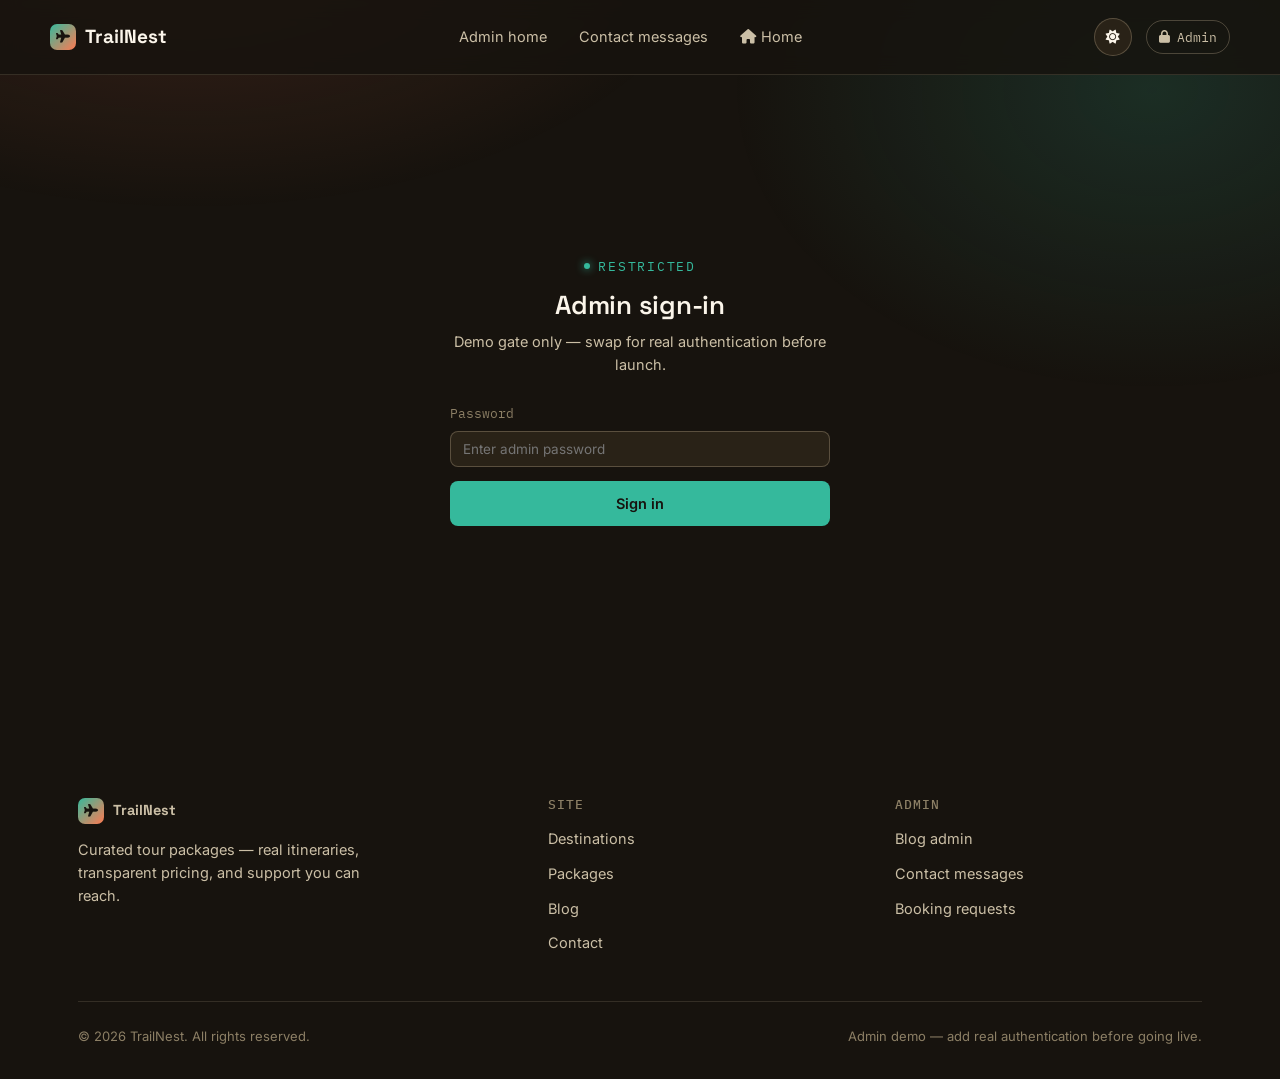
<file: admin-bookings.html>
<!DOCTYPE html>
<html lang="en-GB">
<head>
<meta charset="UTF-8">
<meta name="viewport" content="width=device-width, initial-scale=1">
<title>Booking Requests | Admin | TrailNest</title>
<link href="https://fonts.googleapis.com/css2?family=Space+Grotesk:wght@500;600;700&family=Inter:wght@400;500;600;700&family=IBM+Plex+Mono:wght@500&display=swap" rel="stylesheet">
<link rel="stylesheet" href="https://cdnjs.cloudflare.com/ajax/libs/font-awesome/6.5.1/css/all.min.css">
<link rel="icon" type="image/svg+xml" href="favicon.svg">
<link rel="stylesheet" href="styles.css">
<script src="theme.js"></script>
<style>
  label { display: block; font-size: 13px; color: var(--fg-mute); margin-bottom: 6px; font-family: var(--font-mono); }
  input, select { background: var(--ink-800); border: 1px solid var(--line-strong); color: var(--fg); padding: 9px 12px; border-radius: var(--radius-sm); font-family: var(--font-body); font-size: 13.5px; }
  .admin-card { background: var(--ink-900); border: 1px solid var(--line); border-radius: var(--radius-lg); padding: 22px 24px; margin-bottom: 14px; }
  .lock-screen { max-width: 380px; margin: 120px auto; text-align: center; }
  .note { background: var(--amber-dim); border: 1px solid rgba(242,163,75,0.3); color: var(--amber); font-size: 13px; padding: 12px 16px; border-radius: var(--radius-sm); margin-bottom: 24px; font-family: var(--font-mono); }
  .order-row { display: flex; justify-content: space-between; align-items: center; gap: 14px; flex-wrap: wrap; }
  .order-name { font-size: 15.5px; font-weight: 600; }
  .order-meta { color: var(--fg-mute); font-size: 12.5px; font-family: var(--font-mono); margin-top: 4px; }
  .order-plan { font-family: var(--font-display); font-size: 15px; color: var(--cyan); }
  .btn-danger { background: transparent; border: 1px solid rgba(255,122,82,0.4); color: var(--coral); padding: 7px 14px; font-size: 13px; border-radius: var(--radius-sm); cursor: pointer; }
  .btn-danger:hover { background: var(--coral-dim); }
  .summary-bar { display: flex; gap: 20px; margin-bottom: 24px; flex-wrap: wrap; }
  .summary-chip { background: var(--ink-900); border: 1px solid var(--line); border-radius: var(--radius-md); padding: 14px 20px; }
  .summary-chip .num { font-family: var(--font-display); font-size: 22px; }
  .summary-chip .lbl { font-size: 12px; color: var(--fg-mute); margin-top: 2px; }
  @media (max-width: 600px) { .lock-screen { margin: 60px auto; } .admin-card { padding: 20px; } }
</style>
</head>
<body>

<header class="site-nav">
  <div class="wrap nav-row">
    <a href="index.html" class="logo"><span class="logo-mark"><i class="fa-solid fa-plane"></i></span>TrailNest</a>
    <nav class="nav-links">
      <a href="admin.html">Admin home</a>
      <a href="admin-contact.html">Contact messages</a>
      <a href="index.html"><i class="fa-solid fa-house" style="margin-right:5px;"></i>Home</a>
    </nav>
    <div class="nav-cta">
      <button class="theme-toggle" data-theme-toggle aria-label="Toggle theme"></button>
      <span class="pill"><i class="fa-solid fa-lock"></i> Admin</span>
      <button class="nav-burger" onclick="toggleMobileNav()" aria-label="Menu"><i class="fa-solid fa-bars"></i></button>
    </div>
  </div>
  <div class="wrap">
    <div class="nav-mobile-panel" id="mobile-nav">
      <a href="admin.html">Admin home</a>
      <a href="admin-contact.html">Contact messages</a>
      <a href="index.html">Home</a>
    </div>
  </div>
</header>

<div class="wrap" style="padding-top:56px; padding-bottom:96px; max-width:820px;">

  <div id="lock" class="lock-screen">
    <span class="eyebrow">Restricted</span>
    <h1 style="font-size:26px; margin-top:14px;">Admin sign-in</h1>
    <p style="color:var(--fg-dim); font-size:14.5px; margin-top:10px;">Demo gate only — swap for real authentication before launch.</p>
    <div style="margin-top:28px; text-align:left;">
      <label for="pw">Password</label>
      <input id="pw" type="password" style="width:100%; margin-bottom:14px;" placeholder="Enter admin password">
      <button class="btn btn-primary btn-block" onclick="tryUnlock()">Sign in</button>
      <p id="pw-error" style="display:none; color:var(--coral); font-size:13px; margin-top:10px;">Incorrect password.</p>
    </div>
  </div>

  <div id="dashboard" style="display:none;">
    <span class="eyebrow">Admin</span>
    <h1 style="font-size:clamp(24px,3vw,32px); margin-top:14px;">Booking requests</h1>
    <p style="color:var(--fg-dim); font-size:15px; margin-top:8px; max-width:560px;">Sent when someone requests a package on the pricing page.</p>

    <div class="note">No payment is collected on the site yet — these are leads to follow up with. Update status as you confirm dates and bill each traveler. Wire up a real payment processor before going live.</div>

    <div class="summary-bar" id="summary-bar"></div>

    <div id="order-list"></div>
    <p id="no-orders" style="color:var(--fg-mute); font-size:14px; display:none;">No booking requests yet.</p>

    <div class="grid-2" style="margin-top:32px;">
      <a href="admin.html" class="admin-card" style="display:block; text-decoration:none;">
        <span class="eyebrow">Manage</span>
        <h3 style="font-size:18px; margin-top:10px;">Blog admin →</h3>
        <p style="color:var(--fg-dim); font-size:14px; margin-top:8px;">Publish, edit, or delete blog posts.</p>
      </a>
      <a href="admin-contact.html" class="admin-card" style="display:block; text-decoration:none;">
        <span class="eyebrow">Manage</span>
        <h3 style="font-size:18px; margin-top:10px;">Contact messages →</h3>
        <p style="color:var(--fg-dim); font-size:14px; margin-top:8px;">View and reply to messages sent through the Contact page.</p>
      </a>
    </div>
  </div>
</div>

<footer class="site-footer">
  <div class="wrap">
    <div class="footer-grid">
      <div>
        <a href="index.html" class="logo"><span class="logo-mark"><i class="fa-solid fa-plane"></i></span>TrailNest</a>
        <p style="margin-top:14px;">Curated tour packages — real itineraries, transparent pricing, and support you can reach.</p>
      </div>
      <div>
        <h4>Site</h4>
        <ul>
          <li><a href="index.html#destinations">Destinations</a></li>
          <li><a href="index.html#packages">Packages</a></li>
          <li><a href="blog.html">Blog</a></li>
          <li><a href="contact.html">Contact</a></li>
        </ul>
      </div>
      <div>
        <h4>Admin</h4>
        <ul>
          <li><a href="admin.html">Blog admin</a></li>
          <li><a href="admin-contact.html">Contact messages</a></li>
          <li><a href="admin-bookings.html">Booking requests</a></li>
        </ul>
      </div>
    </div>
    <div class="footer-bottom">
      <span>© 2026 TrailNest. All rights reserved.</span>
      <span>Admin demo — add real authentication before going live.</span>
    </div>
  </div>
</footer>

<script src="site-data.js"></script>
<script>
const DEMO_PASSWORD = 'admin123';

function toggleMobileNav() {
  document.getElementById('mobile-nav').classList.toggle('open');
}

function tryUnlock() {
  const val = document.getElementById('pw').value;
  if (val === DEMO_PASSWORD) {
    document.getElementById('lock').style.display = 'none';
    document.getElementById('dashboard').style.display = 'block';
    renderOrders();
  } else {
    document.getElementById('pw-error').style.display = 'block';
  }
}
document.getElementById('pw').addEventListener('keydown', function (e) {
  if (e.key === 'Enter') tryUnlock();
});

function escapeHtml(str) {
  const div = document.createElement('div');
  div.textContent = str || '';
  return div.innerHTML;
}

const STATUSES = ['Pending payment', 'Contacted', 'Confirmed & paid', 'Cancelled'];

function renderOrders() {
  const orders = SVData.getOrders();
  const list = document.getElementById('order-list');
  const empty = document.getElementById('no-orders');
  const summary = document.getElementById('summary-bar');
  list.innerHTML = '';

  const counts = {};
  STATUSES.forEach(function (s) { counts[s] = 0; });
  orders.forEach(function (o) { if (counts[o.status] !== undefined) counts[o.status]++; });
  summary.innerHTML = STATUSES.map(function (s) {
    return '<div class="summary-chip"><div class="num">' + counts[s] + '</div><div class="lbl">' + s + '</div></div>';
  }).join('');

  if (orders.length === 0) {
    empty.style.display = 'block';
    return;
  }
  empty.style.display = 'none';

  orders.slice().reverse().forEach(function (order) {
    const card = document.createElement('div');
    card.className = 'admin-card';
    const options = STATUSES.map(function (s) {
      return '<option value="' + s + '"' + (s === order.status ? ' selected' : '') + '>' + s + '</option>';
    }).join('');

    const detailChips = [];
    if (order.travelers) detailChips.push('<i class="fa-solid fa-user-group"></i> ' + escapeHtml(order.travelers) + ' traveler' + (order.travelers == 1 ? '' : 's'));
    if (order.travelDate) detailChips.push('<i class="fa-regular fa-calendar"></i> ' + escapeHtml(order.travelDate));
    if (order.paymentMethod) detailChips.push('<i class="fa-solid fa-wallet"></i> ' + escapeHtml(order.paymentMethod));

    card.innerHTML =
      '<div class="order-row">' +
        '<div>' +
          '<div class="order-name">' + escapeHtml(order.name) + '</div>' +
          '<div class="order-meta">' + escapeHtml(order.email) + ' · ' + escapeHtml(order.date) + '</div>' +
        '</div>' +
        '<div class="order-plan">' + escapeHtml(order.plan) + ' — ' + escapeHtml(order.price) + '</div>' +
        '<select onchange="setStatus(\'' + order.id + '\', this.value)">' + options + '</select>' +
        '<button class="btn-danger" onclick="removeOrder(\'' + order.id + '\')">Delete</button>' +
      '</div>' +
      (detailChips.length ? '<div style="display:flex; gap:16px; flex-wrap:wrap; margin-top:12px; padding-top:12px; border-top:1px solid var(--line); font-size:13px; color:var(--fg-dim);">' + detailChips.join('') + '</div>' : '') +
      (order.notes ? '<div style="margin-top:10px; font-size:13px; color:var(--fg-mute); font-style:italic;">"' + escapeHtml(order.notes) + '"</div>' : '');
    list.appendChild(card);
  });
}

function setStatus(id, status) {
  SVData.updateOrderStatus(id, status);
  renderOrders();
}

function removeOrder(id) {
  SVData.deleteOrder(id);
  renderOrders();
}
</script>

</body>
</html>
</file>
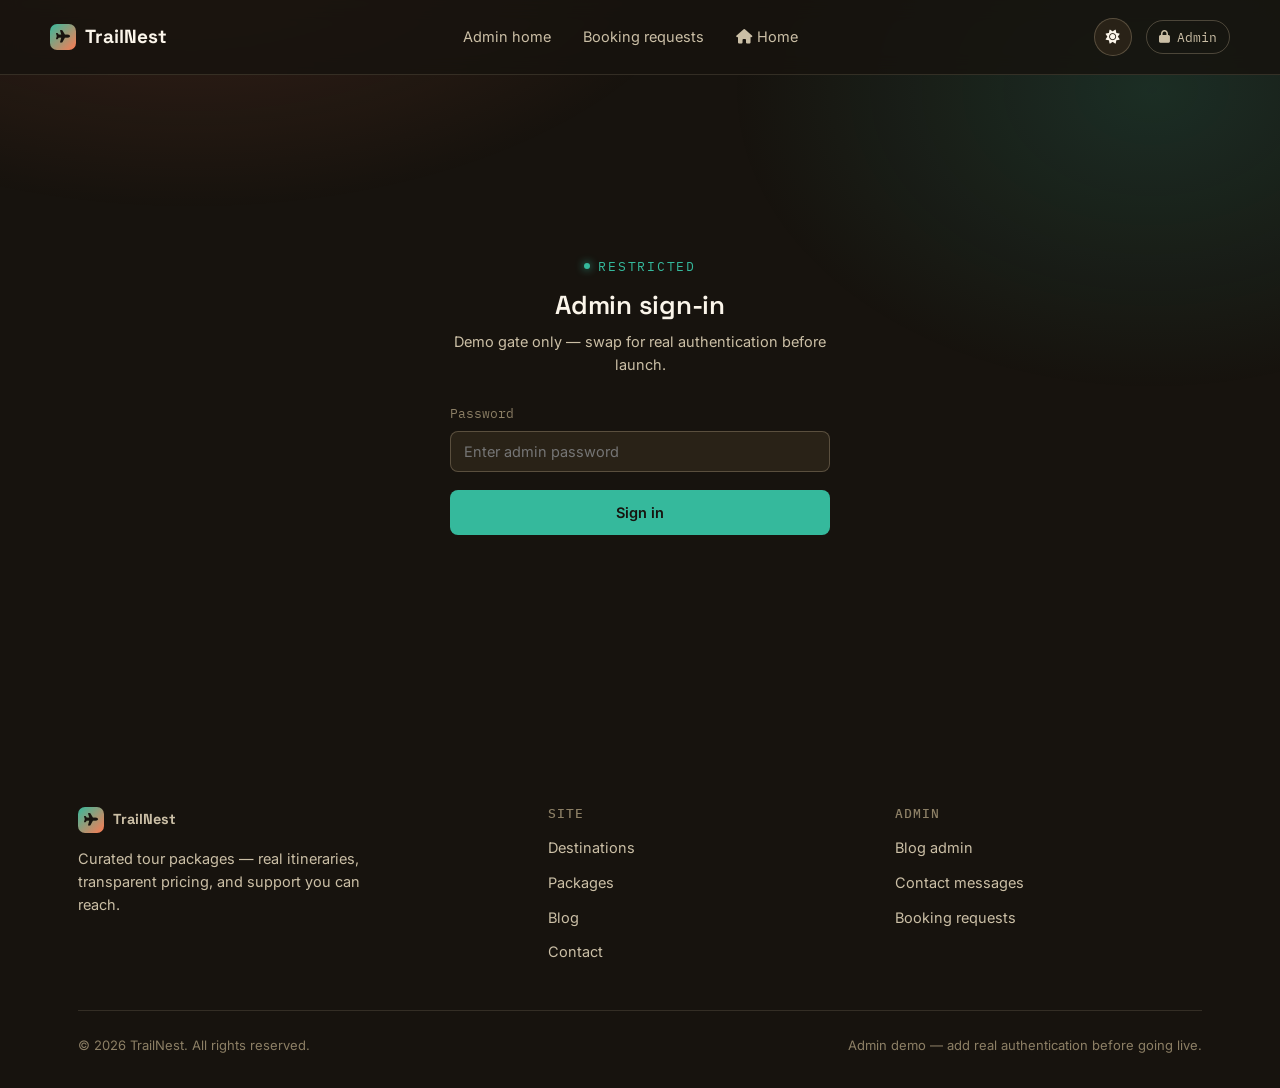
<file: admin-contact.html>
<!DOCTYPE html>
<html lang="en-GB">
<head>
<meta charset="UTF-8">
<meta name="viewport" content="width=device-width, initial-scale=1">
<title>Contact Messages | Admin | TrailNest</title>
<link href="https://fonts.googleapis.com/css2?family=Space+Grotesk:wght@500;600;700&family=Inter:wght@400;500;600;700&family=IBM+Plex+Mono:wght@500&display=swap" rel="stylesheet">
<link rel="stylesheet" href="https://cdnjs.cloudflare.com/ajax/libs/font-awesome/6.5.1/css/all.min.css">
<link rel="icon" type="image/svg+xml" href="favicon.svg">
<link rel="stylesheet" href="styles.css">
<script src="theme.js"></script>
<style>
  label { display: block; font-size: 13px; color: var(--fg-mute); margin-bottom: 6px; font-family: var(--font-mono); }
  input, textarea { width: 100%; background: var(--ink-800); border: 1px solid var(--line-strong); color: var(--fg); padding: 11px 13px; border-radius: var(--radius-sm); font-family: var(--font-body); font-size: 14.5px; margin-bottom: 18px; }
  textarea { resize: vertical; min-height: 90px; }
  .admin-card { background: var(--ink-900); border: 1px solid var(--line); border-radius: var(--radius-lg); padding: 24px; margin-bottom: 18px; }
  .lock-screen { max-width: 380px; margin: 120px auto; text-align: center; }
  .note { background: var(--amber-dim); border: 1px solid rgba(242,163,75,0.3); color: var(--amber); font-size: 13px; padding: 12px 16px; border-radius: var(--radius-sm); margin-bottom: 24px; font-family: var(--font-mono); }
  .msg-top { display: flex; justify-content: space-between; align-items: flex-start; gap: 14px; flex-wrap: wrap; }
  .msg-name { font-size: 16px; font-weight: 600; }
  .msg-meta { color: var(--fg-mute); font-size: 12.5px; font-family: var(--font-mono); margin-top: 4px; }
  .msg-body { color: var(--fg-dim); font-size: 14.5px; margin-top: 14px; line-height: 1.6; }
  .badge { font-size: 11px; padding: 3px 9px; border-radius: 100px; font-family: var(--font-mono); }
  .badge-open { background: var(--amber-dim); color: var(--amber); }
  .badge-replied { background: var(--cyan-dim); color: var(--cyan); }
  .btn-danger { background: transparent; border: 1px solid rgba(255,122,82,0.4); color: var(--coral); padding: 7px 14px; font-size: 13px; border-radius: var(--radius-sm); cursor: pointer; }
  .btn-danger:hover { background: var(--coral-dim); }
  .reply-box { display: none; margin-top: 16px; border-top: 1px solid var(--line); padding-top: 16px; }
  .reply-box.open { display: block; }
  @media (max-width: 600px) { .lock-screen { margin: 60px auto; } .admin-card { padding: 20px; } }
</style>
</head>
<body>

<header class="site-nav">
  <div class="wrap nav-row">
    <a href="index.html" class="logo"><span class="logo-mark"><i class="fa-solid fa-plane"></i></span>TrailNest</a>
    <nav class="nav-links">
      <a href="admin.html">Admin home</a>
      <a href="admin-bookings.html">Booking requests</a>
      <a href="index.html"><i class="fa-solid fa-house" style="margin-right:5px;"></i>Home</a>
    </nav>
    <div class="nav-cta">
      <button class="theme-toggle" data-theme-toggle aria-label="Toggle theme"></button>
      <span class="pill"><i class="fa-solid fa-lock"></i> Admin</span>
      <button class="nav-burger" onclick="toggleMobileNav()" aria-label="Menu"><i class="fa-solid fa-bars"></i></button>
    </div>
  </div>
  <div class="wrap">
    <div class="nav-mobile-panel" id="mobile-nav">
      <a href="admin.html">Admin home</a>
      <a href="admin-bookings.html">Booking requests</a>
      <a href="index.html">Home</a>
    </div>
  </div>
</header>

<div class="wrap" style="padding-top:56px; padding-bottom:96px; max-width:820px;">

  <div id="lock" class="lock-screen">
    <span class="eyebrow">Restricted</span>
    <h1 style="font-size:26px; margin-top:14px;">Admin sign-in</h1>
    <p style="color:var(--fg-dim); font-size:14.5px; margin-top:10px;">Demo gate only — swap for real authentication before launch.</p>
    <div style="margin-top:28px; text-align:left;">
      <label for="pw">Password</label>
      <input id="pw" type="password" placeholder="Enter admin password">
      <button class="btn btn-primary btn-block" onclick="tryUnlock()">Sign in</button>
      <p id="pw-error" style="display:none; color:var(--coral); font-size:13px; margin-top:10px;">Incorrect password.</p>
    </div>
  </div>

  <div id="dashboard" style="display:none;">
    <span class="eyebrow">Admin</span>
    <h1 style="font-size:clamp(24px,3vw,32px); margin-top:14px;">Contact messages</h1>
    <p style="color:var(--fg-dim); font-size:15px; margin-top:8px; max-width:560px;">Messages sent through the Contact page. Click "Reply" to write a response — it opens your own email app with the message ready to send.</p>

    <div class="note">Replies open your default email app (mailto link) so a real email actually goes out. Fully automatic server-side sending would need a backend email service (e.g. Resend, SendGrid) wired in later.</div>

    <div id="message-list"></div>
    <p id="no-messages" style="color:var(--fg-mute); font-size:14px; display:none;">No messages yet.</p>

    <div class="grid-2" style="margin-top:32px;">
      <a href="admin.html" class="admin-card" style="display:block; text-decoration:none;">
        <span class="eyebrow">Manage</span>
        <h3 style="font-size:18px; margin-top:10px;">Blog admin →</h3>
        <p style="color:var(--fg-dim); font-size:14px; margin-top:8px;">Publish, edit, or delete blog posts.</p>
      </a>
      <a href="admin-bookings.html" class="admin-card" style="display:block; text-decoration:none;">
        <span class="eyebrow">Manage</span>
        <h3 style="font-size:18px; margin-top:10px;">Booking requests →</h3>
        <p style="color:var(--fg-dim); font-size:14px; margin-top:8px;">View package requests from the pricing page and update their status.</p>
      </a>
    </div>
  </div>
</div>

<footer class="site-footer">
  <div class="wrap">
    <div class="footer-grid">
      <div>
        <a href="index.html" class="logo"><span class="logo-mark"><i class="fa-solid fa-plane"></i></span>TrailNest</a>
        <p style="margin-top:14px;">Curated tour packages — real itineraries, transparent pricing, and support you can reach.</p>
      </div>
      <div>
        <h4>Site</h4>
        <ul>
          <li><a href="index.html#destinations">Destinations</a></li>
          <li><a href="index.html#packages">Packages</a></li>
          <li><a href="blog.html">Blog</a></li>
          <li><a href="contact.html">Contact</a></li>
        </ul>
      </div>
      <div>
        <h4>Admin</h4>
        <ul>
          <li><a href="admin.html">Blog admin</a></li>
          <li><a href="admin-contact.html">Contact messages</a></li>
          <li><a href="admin-bookings.html">Booking requests</a></li>
        </ul>
      </div>
    </div>
    <div class="footer-bottom">
      <span>© 2026 TrailNest. All rights reserved.</span>
      <span>Admin demo — add real authentication before going live.</span>
    </div>
  </div>
</footer>

<script src="site-data.js"></script>
<script>
const DEMO_PASSWORD = 'admin123';

function toggleMobileNav() {
  document.getElementById('mobile-nav').classList.toggle('open');
}

function tryUnlock() {
  const val = document.getElementById('pw').value;
  if (val === DEMO_PASSWORD) {
    document.getElementById('lock').style.display = 'none';
    document.getElementById('dashboard').style.display = 'block';
    renderMessages();
  } else {
    document.getElementById('pw-error').style.display = 'block';
  }
}
document.getElementById('pw').addEventListener('keydown', function (e) {
  if (e.key === 'Enter') tryUnlock();
});

function escapeHtml(str) {
  const div = document.createElement('div');
  div.textContent = str || '';
  return div.innerHTML;
}

function renderMessages() {
  const msgs = SVData.getMessages();
  const list = document.getElementById('message-list');
  const empty = document.getElementById('no-messages');
  list.innerHTML = '';

  if (msgs.length === 0) {
    empty.style.display = 'block';
    return;
  }
  empty.style.display = 'none';

  msgs.slice().reverse().forEach(function (msg) {
    const card = document.createElement('div');
    card.className = 'admin-card';
    card.innerHTML =
      '<div class="msg-top">' +
        '<div>' +
          '<div class="msg-name">' + escapeHtml(msg.name) + ' <span class="badge ' + (msg.replied ? 'badge-replied' : 'badge-open') + '">' + (msg.replied ? 'Replied' : 'Awaiting reply') + '</span></div>' +
          '<div class="msg-meta">' + escapeHtml(msg.email) + (msg.phone ? ' · ' + escapeHtml(msg.phone) : '') + ' · ' + escapeHtml(msg.topic) + ' · ' + escapeHtml(msg.date) + '</div>' +
        '</div>' +
        '<button class="btn-danger" onclick="removeMessage(\'' + msg.id + '\')">Delete</button>' +
      '</div>' +
      '<div class="msg-body">' + escapeHtml(msg.message) + '</div>' +
      '<div style="margin-top:14px; display:flex; gap:10px;">' +
        '<button class="btn btn-ghost" onclick="toggleReply(\'' + msg.id + '\')"><i class="fa-solid fa-reply"></i> Reply</button>' +
      '</div>' +
      '<div class="reply-box" id="reply-' + msg.id + '">' +
        '<label>Subject</label>' +
        '<input id="subject-' + msg.id + '" type="text" value="Re: your message to TrailNest">' +
        '<label>Your reply</label>' +
        '<textarea id="body-' + msg.id + '" placeholder="Write your reply here...">Hi ' + escapeHtml(msg.name) + ',\n\nThanks for reaching out about \u201c' + escapeHtml(msg.topic) + '\u201d.\n\n\n\nBest,\nTrailNest Support</textarea>' +
        '<div style="display:flex; gap:10px; flex-wrap:wrap;">' +
          '<button class="btn btn-primary" onclick="sendReply(\'' + msg.id + '\', \'' + escapeHtml(msg.email) + '\')"><i class="fa-solid fa-paper-plane"></i> Open in email app</button>' +
          '<button class="btn btn-ghost" onclick="copyReply(\'' + msg.id + '\', \'' + escapeHtml(msg.email) + '\')"><i class="fa-regular fa-copy"></i> Copy reply</button>' +
        '</div>' +
        '<p id="sent-note-' + msg.id + '" style="display:none; color:var(--cyan); font-size:12.5px; margin-top:10px;"></p>' +
      '</div>';
    list.appendChild(card);
  });
}

function toggleReply(id) {
  const box = document.getElementById('reply-' + id);
  box.classList.toggle('open');
}

function sendReply(id, email) {
  const subject = document.getElementById('subject-' + id).value;
  const body = document.getElementById('body-' + id).value;
  const mailto = 'mailto:' + encodeURIComponent(email) +
    '?subject=' + encodeURIComponent(subject) +
    '&body=' + encodeURIComponent(body);
  window.location.href = mailto;
  SVData.markMessageReplied(id);
  markBadgeReplied(id);
  const note = document.getElementById('sent-note-' + id);
  if (note) {
    note.style.display = 'block';
    note.textContent = 'Opening your email app now. Nothing happened? Use "Copy reply" below and paste it into Gmail/Outlook instead.';
  }
}

function copyReply(id, email) {
  const subject = document.getElementById('subject-' + id).value;
  const body = document.getElementById('body-' + id).value;
  const text = 'To: ' + email + '\nSubject: ' + subject + '\n\n' + body;
  navigator.clipboard.writeText(text).then(function () {
    SVData.markMessageReplied(id);
    markBadgeReplied(id);
    const note = document.getElementById('sent-note-' + id);
    if (note) {
      note.style.display = 'block';
      note.textContent = 'Copied! Paste it into Gmail, Outlook, or any mail app and hit send.';
    }
  }).catch(function () {
    alert('Could not copy automatically — please select and copy the reply text manually.');
  });
}

function markBadgeReplied(id) {
  const cards = document.querySelectorAll('.admin-card');
  cards.forEach(function (card) {
    const box = card.querySelector('#reply-' + id);
    if (!box) return;
    const badge = card.querySelector('.badge');
    if (badge) {
      badge.textContent = 'Replied';
      badge.className = 'badge badge-replied';
    }
  });
}

function removeMessage(id) {
  SVData.deleteMessage(id);
  renderMessages();
}
</script>

</body>
</html>
</file>
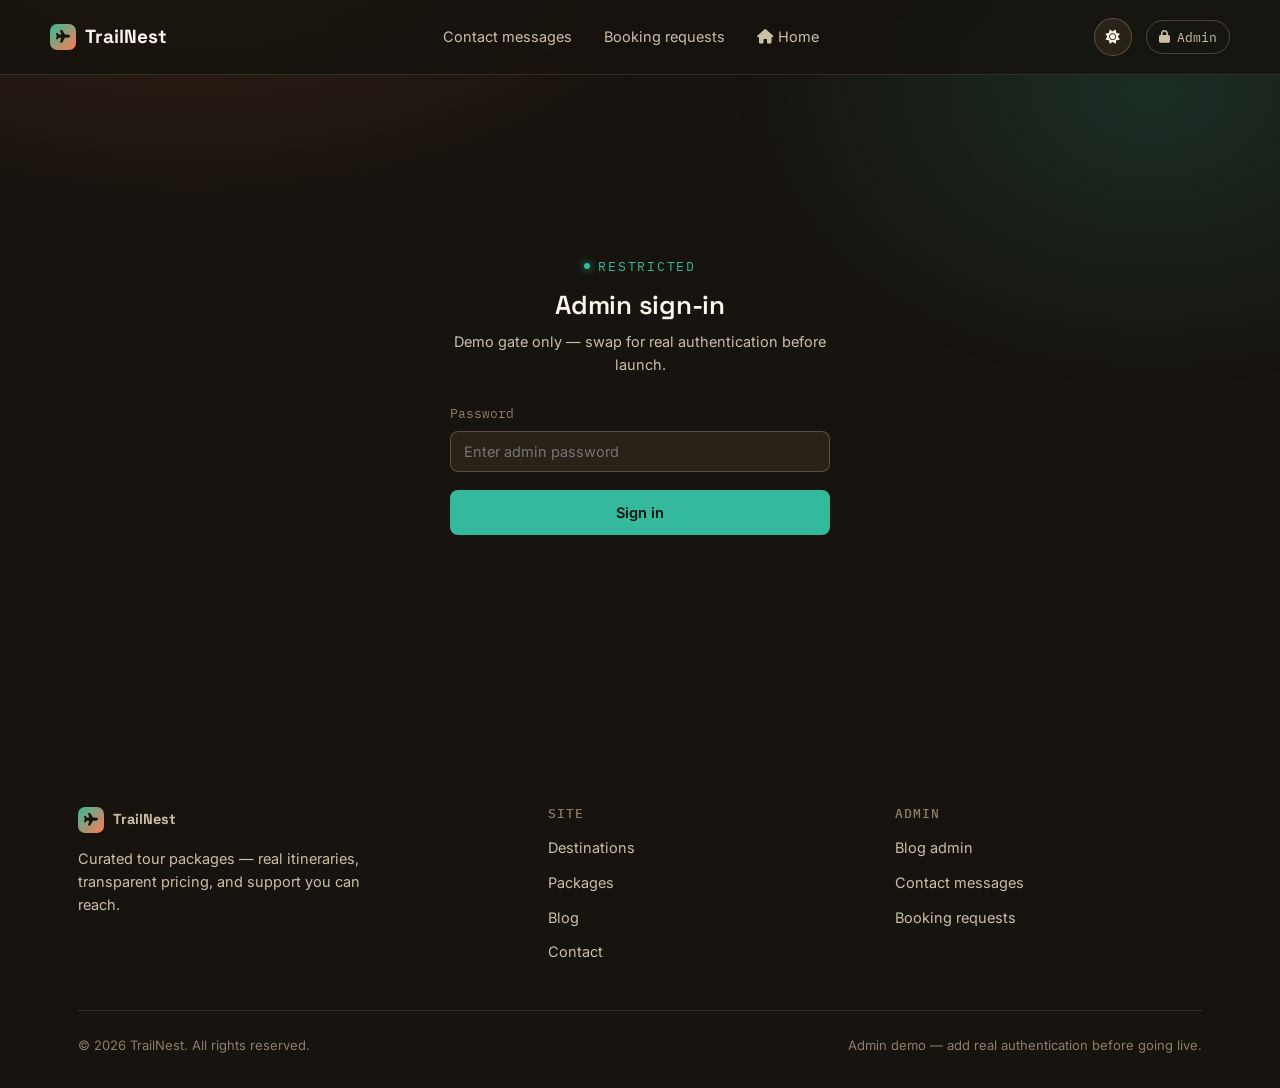
<file: admin.html>
<!DOCTYPE html>
<html lang="en-GB">
<head>
<meta charset="UTF-8">
<meta name="viewport" content="width=device-width, initial-scale=1">
<title>Admin | TrailNest</title>
<link href="https://fonts.googleapis.com/css2?family=Space+Grotesk:wght@500;600;700&family=Inter:wght@400;500;600;700&family=IBM+Plex+Mono:wght@500&display=swap" rel="stylesheet">
<link rel="stylesheet" href="https://cdnjs.cloudflare.com/ajax/libs/font-awesome/6.5.1/css/all.min.css">
<link rel="icon" type="image/svg+xml" href="favicon.svg">
<link rel="stylesheet" href="styles.css">
<script src="theme.js"></script>
<style>
  .admin-shell { display: grid; grid-template-columns: 1fr 1.1fr; gap: 32px; }
  @media (max-width: 900px) { .admin-shell { grid-template-columns: 1fr; } }
  label { display: block; font-size: 13px; color: var(--fg-mute); margin-bottom: 6px; font-family: var(--font-mono); }
  input, textarea, select {
    width: 100%; background: var(--ink-800); border: 1px solid var(--line-strong);
    color: var(--fg); padding: 11px 13px; border-radius: var(--radius-sm);
    font-family: var(--font-body); font-size: 14.5px; margin-bottom: 18px;
  }
  textarea { resize: vertical; min-height: 90px; }
  .admin-card { background: var(--ink-900); border: 1px solid var(--line); border-radius: var(--radius-lg); padding: 28px; }
  .post-row { display: flex; justify-content: space-between; align-items: center; gap: 12px; padding: 12px 0; border-bottom: 1px solid var(--line); }
  .post-row:last-child { border-bottom: none; }
  .post-row-left { display: flex; align-items: center; gap: 12px; min-width: 0; flex: 1; }
  .post-row-left > div:last-child { min-width: 0; overflow: hidden; flex: 1; }
  .post-row-thumb { width: 56px; height: 40px; border-radius: 6px; object-fit: cover; flex-shrink: 0; background: var(--ink-700); }
  .post-row-title { font-size: 14.5px; overflow: hidden; text-overflow: ellipsis; white-space: nowrap; }
  .post-row-meta { color: var(--fg-mute); font-size: 12.5px; font-family: var(--font-mono); overflow: hidden; text-overflow: ellipsis; white-space: nowrap; }
  .btn-danger { background: transparent; border: 1px solid rgba(255,122,82,0.4); color: var(--coral); padding: 7px 14px; font-size: 13px; border-radius: var(--radius-sm); cursor: pointer; flex-shrink: 0; }
  .btn-danger:hover { background: var(--coral-dim); }
  .lock-screen { max-width: 380px; margin: 120px auto; text-align: center; }
  .note { background: var(--amber-dim); border: 1px solid rgba(242,163,75,0.3); color: var(--amber); font-size: 13px; padding: 12px 16px; border-radius: var(--radius-sm); margin-bottom: 24px; font-family: var(--font-mono); }
  .img-preview { width: 100%; aspect-ratio: 16/9; border-radius: var(--radius-sm); border: 1px solid var(--line-strong); object-fit: cover; margin-bottom: 18px; background: var(--ink-800); display: none; }

  @media (max-width: 600px) {
    .lock-screen { margin: 60px auto; }
    .post-row { flex-wrap: wrap; }
    .post-row-left { min-width: 100%; }
    .btn-danger { margin-left: auto; }
    .rte-btn { font-size: 12px; padding: 6px 9px; }
    .admin-shell, .grid-2 { gap: 18px; }
  }
</style>
</head>
<body>

<header class="site-nav">
  <div class="wrap nav-row">
    <a href="index.html" class="logo"><span class="logo-mark"><i class="fa-solid fa-plane"></i></span>TrailNest</a>
    <nav class="nav-links">
      <a href="admin-contact.html">Contact messages</a>
      <a href="admin-bookings.html">Booking requests</a>
      <a href="index.html"><i class="fa-solid fa-house" style="margin-right:5px;"></i>Home</a>
    </nav>
    <div class="nav-cta">
      <button class="theme-toggle" data-theme-toggle aria-label="Toggle theme"></button>
      <span class="pill"><i class="fa-solid fa-lock"></i> Admin</span>
      <button class="nav-burger" onclick="toggleMobileNav()" aria-label="Menu"><i class="fa-solid fa-bars"></i></button>
    </div>
  </div>
  <div class="wrap">
    <div class="nav-mobile-panel" id="mobile-nav">
      <a href="admin-contact.html">Contact messages</a>
      <a href="admin-bookings.html">Booking requests</a>
      <a href="index.html">Home</a>
    </div>
  </div>
</header>

<div class="wrap" style="padding-top:56px; padding-bottom:96px;">

  <div id="lock" class="lock-screen">
    <span class="eyebrow">Restricted</span>
    <h1 style="font-size:26px; margin-top:14px;">Admin sign-in</h1>
    <p style="color:var(--fg-dim); font-size:14.5px; margin-top:10px;">Demo gate only — swap for real authentication before launch.</p>
    <div style="margin-top:28px; text-align:left;">
      <label for="pw">Password</label>
      <input id="pw" type="password" placeholder="Enter admin password">
      <button class="btn btn-primary btn-block" onclick="tryUnlock()">Sign in</button>
      <p id="pw-error" style="display:none; color:var(--coral); font-size:13px; margin-top:10px;">Incorrect password.</p>
    </div>
  </div>

  <div id="dashboard" style="display:none;">
    <span class="eyebrow">Content admin</span>
    <h1 style="font-size:clamp(26px,3.2vw,36px); margin-top:14px;">Publish a blog post</h1>
    <p style="color:var(--fg-dim); font-size:15px; margin-top:10px; max-width:560px;">New posts appear on the public blog page immediately, with a "Read more" link to their own page.</p>

    <div class="note">No posts are pre-added — the blog starts empty until you publish here. Posts are stored in this browser only (localStorage demo); wire this up to a real backend/CMS before production use.</div>

    <div class="admin-shell" style="margin-top:32px;">
      <div class="admin-card">
        <h3 style="font-size:16px; margin-bottom:20px;">New post</h3>

        <label for="f-image">Image URL</label>
        <input id="f-image" type="text" placeholder="https://... (paste an image link)" oninput="previewImage()">
        <img id="img-preview" class="img-preview" alt="Preview">

        <label for="f-title">Title</label>
        <input id="f-title" type="text" placeholder="e.g. 5 things to pack for a highland trek">

        <label for="f-category">Category</label>
        <select id="f-category">
          <option>Destination guide</option>
          <option>Trip planning</option>
          <option>Update</option>
          <option>Behind the scenes</option>
        </select>

        <label for="f-excerpt">Excerpt</label>
        <textarea id="f-excerpt" placeholder="One or two sentences that summarise the post."></textarea>

        <label for="f-body">Full post (optional)</label>
        <div class="rte-toolbar">
          <button type="button" class="rte-btn" onclick="rteCmd('bold')"><b>B</b></button>
          <button type="button" class="rte-btn" onclick="rteCmd('italic')"><i>I</i></button>
          <button type="button" class="rte-btn" onclick="rteCmd('insertUnorderedList')">• List</button>
          <button type="button" class="rte-btn" onclick="rteInsertImage()"><i class="fa-regular fa-image"></i> Image</button>
          <button type="button" class="rte-btn" onclick="rteInsertTable()"><i class="fa-solid fa-table"></i> Table</button>
        </div>
        <div id="f-body" class="rte-editor" contenteditable="true" data-placeholder="Write the full post here — use the toolbar to add images, lists, or a table."></div>

        <button class="btn btn-primary btn-block" onclick="publishPost()">Publish post</button>
        <p id="publish-msg" style="display:none; color:var(--cyan); font-size:13px; margin-top:12px;">Published — check the blog page.</p>
      </div>

      <div class="admin-card">
        <h3 style="font-size:16px; margin-bottom:6px;">Published posts</h3>
        <p style="color:var(--fg-mute); font-size:13px; margin-bottom:14px;">Delete any post below.</p>
        <div id="post-list"></div>
        <p id="no-posts" style="color:var(--fg-mute); font-size:13.5px; display:none;">Nothing published yet.</p>
      </div>
    </div>

    <div class="grid-2" style="margin-top:24px;">
      <a href="admin-contact.html" class="admin-card" style="display:block; text-decoration:none;">
        <span class="eyebrow">Manage</span>
        <h3 style="font-size:18px; margin-top:10px;">Contact messages →</h3>
        <p style="color:var(--fg-dim); font-size:14px; margin-top:8px;">View and reply to messages sent through the Contact page.</p>
      </a>
      <a href="admin-bookings.html" class="admin-card" style="display:block; text-decoration:none;">
        <span class="eyebrow">Manage</span>
        <h3 style="font-size:18px; margin-top:10px;">Booking requests →</h3>
        <p style="color:var(--fg-dim); font-size:14px; margin-top:8px;">View package requests from the pricing page and update their status.</p>
      </a>
    </div>
  </div>
</div>

<footer class="site-footer">
  <div class="wrap">
    <div class="footer-grid">
      <div>
        <a href="index.html" class="logo"><span class="logo-mark"><i class="fa-solid fa-plane"></i></span>TrailNest</a>
        <p style="margin-top:14px;">Curated tour packages — real itineraries, transparent pricing, and support you can reach.</p>
      </div>
      <div>
        <h4>Site</h4>
        <ul>
          <li><a href="index.html#destinations">Destinations</a></li>
          <li><a href="index.html#packages">Packages</a></li>
          <li><a href="blog.html">Blog</a></li>
          <li><a href="contact.html">Contact</a></li>
        </ul>
      </div>
      <div>
        <h4>Admin</h4>
        <ul>
          <li><a href="admin.html">Blog admin</a></li>
          <li><a href="admin-contact.html">Contact messages</a></li>
          <li><a href="admin-bookings.html">Booking requests</a></li>
        </ul>
      </div>
    </div>
    <div class="footer-bottom">
      <span>© 2026 TrailNest. All rights reserved.</span>
      <span>Admin demo — add real authentication before going live.</span>
    </div>
  </div>
</footer>

<script src="blog-data.js"></script>
<script>
const DEMO_PASSWORD = 'admin123';

function toggleMobileNav() {
  document.getElementById('mobile-nav').classList.toggle('open');
}

function tryUnlock() {
  const val = document.getElementById('pw').value;
  if (val === DEMO_PASSWORD) {
    document.getElementById('lock').style.display = 'none';
    document.getElementById('dashboard').style.display = 'block';
    renderPosts();
  } else {
    document.getElementById('pw-error').style.display = 'block';
  }
}
document.getElementById('pw').addEventListener('keydown', function (e) {
  if (e.key === 'Enter') tryUnlock();
});

function previewImage() {
  const url = document.getElementById('f-image').value.trim();
  const img = document.getElementById('img-preview');
  if (!url) { img.style.display = 'none'; return; }
  img.src = url;
  img.style.display = 'block';
}

function rteCmd(command) {
  document.getElementById('f-body').focus();
  document.execCommand(command, false, null);
}

function rteInsertImage() {
  const url = prompt('Paste an image URL to insert into the post:');
  if (!url) return;
  document.getElementById('f-body').focus();
  document.execCommand('insertHTML', false, '<img src="' + url.replace(/"/g, '&quot;') + '" alt="">');
}

function rteInsertTable() {
  const rows = parseInt(prompt('How many rows?', '2'), 10) || 2;
  const cols = parseInt(prompt('How many columns?', '2'), 10) || 2;
  let html = '<table>';
  for (let r = 0; r < rows; r++) {
    html += '<tr>';
    for (let c = 0; c < cols; c++) html += '<td>Cell</td>';
    html += '</tr>';
  }
  html += '</table><p><br></p>';
  document.getElementById('f-body').focus();
  document.execCommand('insertHTML', false, html);
}

function publishPost() {
  const image = document.getElementById('f-image').value.trim();
  const title = document.getElementById('f-title').value.trim();
  const category = document.getElementById('f-category').value;
  const excerpt = document.getElementById('f-excerpt').value.trim();
  const body = document.getElementById('f-body').innerHTML.trim();

  if (!title || !excerpt) {
    alert('Please add at least a title and excerpt.');
    return;
  }

  SVBlog.addPost({
    image: image,
    title: title,
    category: category,
    excerpt: excerpt,
    body: body,
    date: new Date().toISOString().slice(0, 10)
  });

  document.getElementById('f-image').value = '';
  document.getElementById('f-title').value = '';
  document.getElementById('f-excerpt').value = '';
  document.getElementById('f-body').innerHTML = '';
  document.getElementById('img-preview').style.display = 'none';

  const msg = document.getElementById('publish-msg');
  msg.style.display = 'block';
  setTimeout(function () { msg.style.display = 'none'; }, 2500);

  renderPosts();
}

function deletePost(id) {
  SVBlog.deletePost(id);
  renderPosts();
}

function renderPosts() {
  const posts = SVBlog.getPosts();
  const list = document.getElementById('post-list');
  const empty = document.getElementById('no-posts');
  list.innerHTML = '';

  if (posts.length === 0) {
    empty.style.display = 'block';
    return;
  }
  empty.style.display = 'none';

  posts.slice().reverse().forEach(function (post) {
    const row = document.createElement('div');
    row.className = 'post-row';
    const thumb = post.image
      ? '<img class="post-row-thumb" src="' + escapeAttr(post.image) + '" alt="">'
      : '<div class="post-row-thumb"></div>';
    row.innerHTML =
      '<div class="post-row-left">' + thumb +
      '<div><div class="post-row-title">' + escapeHtml(post.title) + '</div>' +
      '<div class="post-row-meta">' + escapeHtml(post.category) + ' · ' + escapeHtml(post.date) + '</div></div></div>' +
      '<button class="btn-danger" onclick="deletePost(\'' + post.id + '\')">Delete</button>';
    list.appendChild(row);
  });
}

function escapeHtml(str) {
  const div = document.createElement('div');
  div.textContent = str || '';
  return div.innerHTML;
}
function escapeAttr(str) { return escapeHtml(str); }
</script>

</body>
</html>
</file>
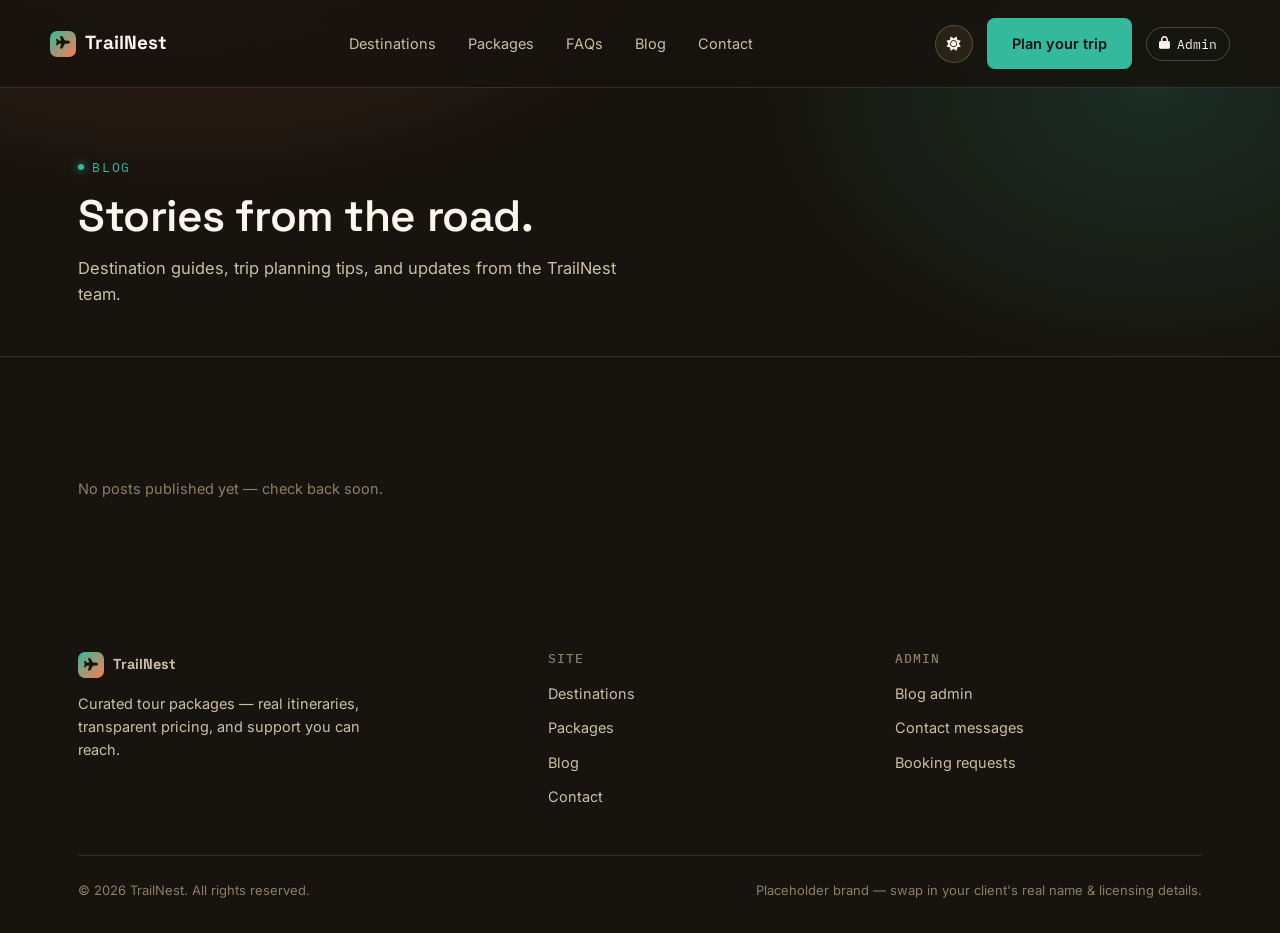
<file: blog.html>
<!DOCTYPE html>
<html lang="en-GB">
<head>
<meta charset="UTF-8">
<meta name="viewport" content="width=device-width, initial-scale=1">
<title>Blog | TrailNest</title>
<link href="https://fonts.googleapis.com/css2?family=Space+Grotesk:wght@500;600;700&family=Inter:wght@400;500;600;700&family=IBM+Plex+Mono:wght@500&display=swap" rel="stylesheet">
<link rel="stylesheet" href="https://cdnjs.cloudflare.com/ajax/libs/font-awesome/6.5.1/css/all.min.css">
<link rel="icon" type="image/svg+xml" href="favicon.svg">
<link rel="stylesheet" href="styles.css">
<script src="theme.js"></script>
<style>
  .post-card {
    background: var(--ink-900);
    border: 1px solid var(--line);
    border-radius: var(--radius-lg);
    overflow: hidden;
    display: flex;
    flex-direction: column;
  }
  .post-thumb {
    aspect-ratio: 16/9;
    background: linear-gradient(135deg, var(--ink-800), var(--ink-700));
    border-bottom: 1px solid var(--line);
    width: 100%;
    object-fit: cover;
    display: block;
  }
  .post-body { padding: 22px 26px 26px; display: flex; flex-direction: column; gap: 10px; flex: 1; }
  .post-grid {
    display: grid;
    grid-template-columns: repeat(3, 1fr);
    gap: 24px;
  }
  @media (max-width: 980px) { .post-grid { grid-template-columns: repeat(2, 1fr); } }
  @media (max-width: 640px) { .post-grid { grid-template-columns: 1fr; } }
  .post-meta { color: var(--fg-mute); font-family: var(--font-mono); font-size: 12px; }
  .post-card h3 { font-size: 18px; }
  .post-card p.excerpt { color: var(--fg-dim); font-size: 14px; flex: 1; }
  .read-more { color: var(--cyan); font-size: 13.5px; font-weight: 600; display: inline-flex; align-items: center; gap: 6px; margin-top: 6px; }
  .read-more:hover { gap: 9px; }
</style>
</head>
<body>

<header class="site-nav">
  <div class="wrap nav-row">
    <a href="index.html" class="logo"><span class="logo-mark"><i class="fa-solid fa-plane"></i></span>TrailNest</a>
    <nav class="nav-links">
      <a href="index.html#destinations">Destinations</a>
      <a href="index.html#packages">Packages</a>
      <a href="index.html#faqs">FAQs</a>
      <a href="blog.html">Blog</a>
      <a href="contact.html">Contact</a>
    </nav>
    <div class="nav-cta">
      <button class="theme-toggle" data-theme-toggle aria-label="Toggle theme"></button>
      <a href="index.html#packages" class="btn btn-primary">Plan your trip</a>
       <a href="admin.html" class="pill" style="text-decoration: none; color: inherit;">
          <i class="fa-solid fa-lock"></i> Admin</a>
      <button class="nav-burger" onclick="toggleMobileNav()" aria-label="Menu"><i class="fa-solid fa-bars"></i></button>
    </div>
  </div>
  <div class="wrap">
    <div class="nav-mobile-panel" id="mobile-nav">
      <a href="index.html#packages" class="btn btn-primary btn-block" style="margin-bottom:10px;">Plan your trip</a>
       <a href="admin.html" class="pill" style="text-decoration: none; color: inherit;">
          <i class="fa-solid fa-lock"></i> Admin</a>
      <a href="index.html#destinations">Destinations</a>
      <a href="index.html#packages">Packages</a>
      <a href="index.html#faqs">FAQs</a>
      <a href="blog.html">Blog</a>
      <a href="contact.html">Contact</a>
    </div>
  </div>
</header>

<section class="section" style="border-bottom:1px solid var(--line); padding-top:64px; padding-bottom:48px;">
  <div class="wrap">
    <span class="eyebrow">Blog</span>
    <h1 style="font-size:clamp(30px,4vw,44px); margin-top:14px;">Stories from the road.</h1>
    <p style="color:var(--fg-dim); font-size:16.5px; margin-top:14px; max-width:560px;">Destination guides, trip planning tips, and updates from the TrailNest team.</p>
  </div>
</section>

<section class="section" style="border-bottom:none;">
  <div class="wrap">
    <div class="post-grid" id="post-grid"></div>
    <p id="empty-state" style="display:none; color:var(--fg-mute); margin-top:24px; font-size:14.5px;">No posts published yet — check back soon.</p>
  </div>
</section>

<footer class="site-footer">
  <div class="wrap">
    <div class="footer-grid">
      <div>
        <a href="index.html" class="logo"><span class="logo-mark"><i class="fa-solid fa-plane"></i></span>TrailNest</a>
        <p style="margin-top:14px;">Curated tour packages — real itineraries, transparent pricing, and support you can reach.</p>
      </div>
      <div>
        <h4>Site</h4>
        <ul>
          <li><a href="index.html#destinations">Destinations</a></li>
          <li><a href="index.html#packages">Packages</a></li>
          <li><a href="blog.html">Blog</a></li>
          <li><a href="contact.html">Contact</a></li>
        </ul>
      </div>
      <div>
        <h4>Admin</h4>
        <ul>
          <li><a href="admin.html">Blog admin</a></li>
          <li><a href="admin-contact.html">Contact messages</a></li>
          <li><a href="admin-bookings.html">Booking requests</a></li>
        </ul>
      </div>
    </div>
    <div class="footer-bottom">
      <span>© 2026 TrailNest. All rights reserved.</span>
      <span>Placeholder brand — swap in your client's real name &amp; licensing details.</span>
    </div>
  </div>
</footer>

<script src="blog-data.js"></script>
<script>
function toggleMobileNav() {
  document.getElementById('mobile-nav').classList.toggle('open');
}

// Renders every published post as a card with a "Read more" link that
// opens the dedicated post.html page (not a modal), passing the post
// id in the URL so post.html can load the right one.
(function () {
  const grid = document.getElementById('post-grid');
  const emptyState = document.getElementById('empty-state');
  const posts = SVBlog.getPosts();

  if (posts.length === 0) {
    emptyState.style.display = 'block';
    return;
  }

  posts
    .slice()
    .reverse()
    .forEach(function (post) {
      const card = document.createElement('div');
      card.className = 'post-card';
      const imgSrc = post.image || '';
      card.innerHTML =
        (imgSrc ? '<img class="post-thumb" src="' + escapeAttr(imgSrc) + '" alt="">' : '<div class="post-thumb"></div>') +
        '<div class="post-body">' +
        '<span class="post-meta">' + escapeHtml(post.category || 'UPDATE') + ' · ' + escapeHtml(post.date || '') + '</span>' +
        '<h3>' + escapeHtml(post.title) + '</h3>' +
        '<p class="excerpt">' + escapeHtml(post.excerpt) + '</p>' +
        '<a class="read-more" href="post.html?id=' + encodeURIComponent(post.id) + '">Read more <i class="fa-solid fa-arrow-right"></i></a>' +
        '</div>';
      grid.appendChild(card);
    });

  function escapeHtml(str) {
    const div = document.createElement('div');
    div.textContent = str || '';
    return div.innerHTML;
  }
  function escapeAttr(str) {
    return escapeHtml(str);
  }
})();
</script>

</body>
</html>
</file>
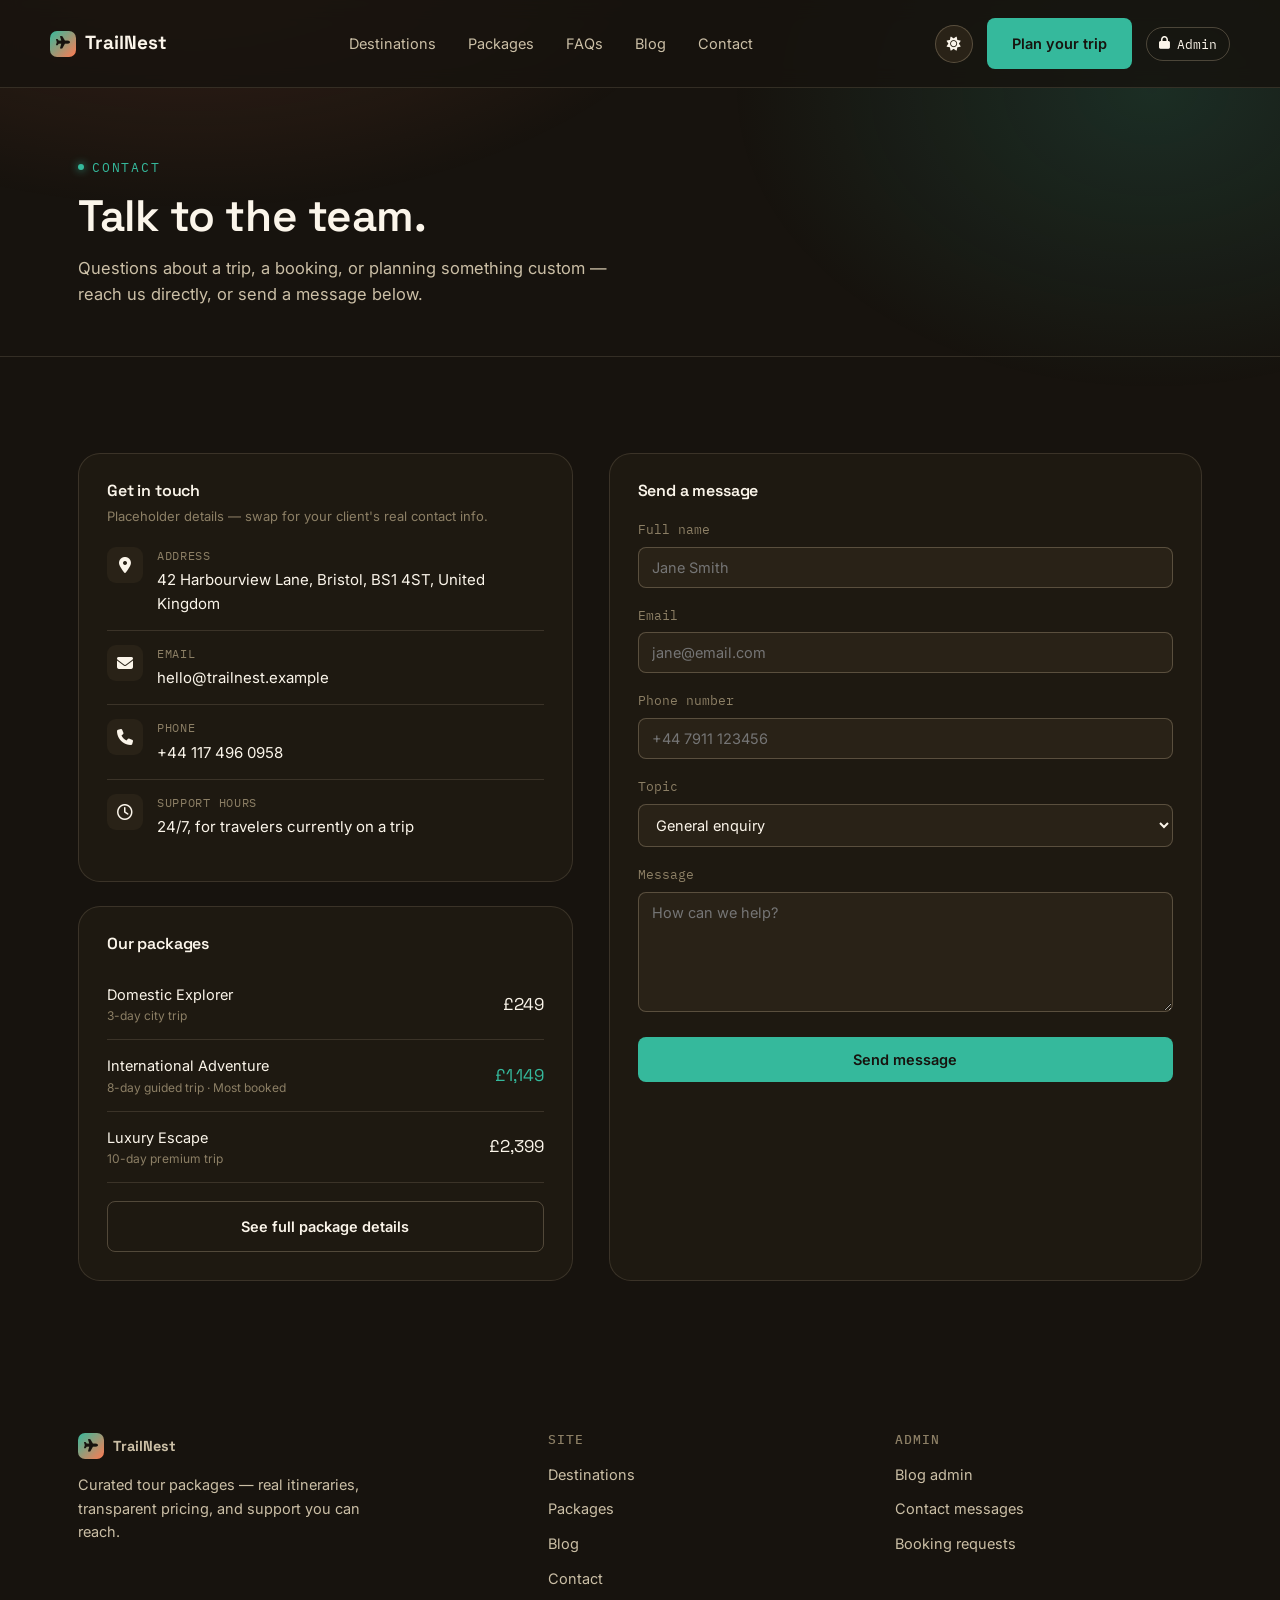
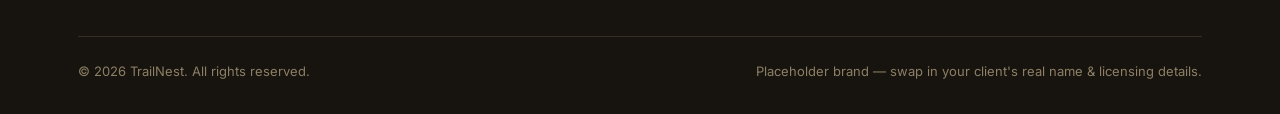
<file: contact.html>
<!DOCTYPE html>
<html lang="en-GB">
<head>
<meta charset="UTF-8">
<meta name="viewport" content="width=device-width, initial-scale=1">
<title>Contact | TrailNest</title>
<link href="https://fonts.googleapis.com/css2?family=Space+Grotesk:wght@500;600;700&family=Inter:wght@400;500;600;700&family=IBM+Plex+Mono:wght@500&display=swap" rel="stylesheet">
<link rel="stylesheet" href="https://cdnjs.cloudflare.com/ajax/libs/font-awesome/6.5.1/css/all.min.css">
<link rel="icon" type="image/svg+xml" href="favicon.svg">
<link rel="stylesheet" href="styles.css">
<script src="theme.js"></script>
<style>
  .contact-shell { display: grid; grid-template-columns: 1fr 1.2fr; gap: 36px; }
  @media (max-width: 900px) { .contact-shell { grid-template-columns: 1fr; } }
  .contact-card { background: var(--ink-900); border: 1px solid var(--line); border-radius: var(--radius-lg); padding: 28px; }
  .contact-row { display: flex; gap: 14px; align-items: flex-start; padding: 14px 0; border-bottom: 1px solid var(--line); }
  .contact-row:last-child { border-bottom: none; }
  .contact-icon { width: 36px; height: 36px; border-radius: 9px; background: var(--ink-800); display: flex; align-items: center; justify-content: center; flex-shrink: 0; }
  .contact-label { font-family: var(--font-mono); font-size: 11.5px; color: var(--fg-mute); text-transform: uppercase; letter-spacing: 0.06em; }
  .contact-value { font-size: 15px; margin-top: 3px; }
  label { display: block; font-size: 13px; color: var(--fg-mute); margin-bottom: 6px; font-family: var(--font-mono); }
  input, select, textarea {
    width: 100%; background: var(--ink-800); border: 1px solid var(--line-strong);
    color: var(--fg); padding: 11px 13px; border-radius: var(--radius-sm);
    font-family: var(--font-body); font-size: 14.5px; margin-bottom: 18px;
  }
  textarea { min-height: 120px; resize: vertical; }
  .plan-mini { display: flex; justify-content: space-between; align-items: center; padding: 14px 0; border-bottom: 1px solid var(--line); flex-wrap: wrap; gap: 6px; }
  .plan-mini:last-child { border-bottom: none; }
</style>
</head>
<body>

<header class="site-nav">
  <div class="wrap nav-row">
    <a href="index.html" class="logo"><span class="logo-mark"><i class="fa-solid fa-plane"></i></span>TrailNest</a>
    <nav class="nav-links">
      <a href="index.html#destinations">Destinations</a>
      <a href="index.html#packages">Packages</a>
      <a href="index.html#faqs">FAQs</a>
      <a href="blog.html">Blog</a>
      <a href="contact.html">Contact</a>
    </nav>
    <div class="nav-cta">
      <button class="theme-toggle" data-theme-toggle aria-label="Toggle theme"></button>
      <a href="index.html#packages" class="btn btn-primary">Plan your trip</a>
       <a href="admin.html" class="pill" style="text-decoration: none; color: inherit;">
          <i class="fa-solid fa-lock"></i> Admin</a>
      <button class="nav-burger" onclick="toggleMobileNav()" aria-label="Menu"><i class="fa-solid fa-bars"></i></button>
    </div>
  </div>
  <div class="wrap">
    <div class="nav-mobile-panel" id="mobile-nav">
      <a href="index.html#packages" class="btn btn-primary btn-block" style="margin-bottom:10px;">Plan your trip</a>
       <a href="admin.html" class="pill" style="text-decoration: none; color: inherit;">
          <i class="fa-solid fa-lock"></i> Admin</a>
      <a href="index.html#destinations">Destinations</a>
      <a href="index.html#packages">Packages</a>
      <a href="index.html#faqs">FAQs</a>
      <a href="blog.html">Blog</a>
      <a href="contact.html">Contact</a>
    </div>
  </div>
</header>

<section class="section" style="border-bottom:1px solid var(--line); padding-top:64px; padding-bottom:48px;">
  <div class="wrap">
    <span class="eyebrow">Contact</span>
    <h1 style="font-size:clamp(30px,4vw,44px); margin-top:14px;">Talk to the team.</h1>
    <p style="color:var(--fg-dim); font-size:16.5px; margin-top:14px; max-width:560px;">Questions about a trip, a booking, or planning something custom — reach us directly, or send a message below.</p>
  </div>
</section>

<section class="section" style="border-bottom:none;">
  <div class="wrap">
    <div class="contact-shell">

      <div style="display:flex; flex-direction:column; gap:24px;">
        <div class="contact-card">
          <h3 style="font-size:16px; margin-bottom:6px;">Get in touch</h3>
          <p style="color:var(--fg-mute); font-size:13px; margin-bottom:6px;">Placeholder details — swap for your client's real contact info.</p>

          <div class="contact-row">
            <div class="contact-icon"><i class="fa-solid fa-location-dot"></i></div>
            <div>
              <div class="contact-label">Address</div>
              <div class="contact-value">42 Harbourview Lane, Bristol, BS1 4ST, United Kingdom</div>
            </div>
          </div>
          <div class="contact-row">
            <div class="contact-icon"><i class="fa-solid fa-envelope"></i></div>
            <div>
              <div class="contact-label">Email</div>
              <div class="contact-value">hello@trailnest.example</div>
            </div>
          </div>
          <div class="contact-row">
            <div class="contact-icon"><i class="fa-solid fa-phone"></i></div>
            <div>
              <div class="contact-label">Phone</div>
              <div class="contact-value">+44 117 496 0958</div>
            </div>
          </div>
          <div class="contact-row">
            <div class="contact-icon"><i class="fa-regular fa-clock"></i></div>
            <div>
              <div class="contact-label">Support hours</div>
              <div class="contact-value">24/7, for travelers currently on a trip</div>
            </div>
          </div>
        </div>

        <div class="contact-card">
          <h3 style="font-size:16px; margin-bottom:16px;">Our packages</h3>
          <div class="plan-mini">
            <div><div style="font-size:14.5px;">Domestic Explorer</div><div style="color:var(--fg-mute); font-size:12px;">3-day city trip</div></div>
            <div style="font-family:var(--font-display); font-size:17px;">£249</div>
          </div>
          <div class="plan-mini">
            <div><div style="font-size:14.5px;">International Adventure</div><div style="color:var(--fg-mute); font-size:12px;">8-day guided trip · Most booked</div></div>
            <div style="font-family:var(--font-display); font-size:17px; color:var(--cyan);">£1,149</div>
          </div>
          <div class="plan-mini">
            <div><div style="font-size:14.5px;">Luxury Escape</div><div style="color:var(--fg-mute); font-size:12px;">10-day premium trip</div></div>
            <div style="font-family:var(--font-display); font-size:17px;">£2,399</div>
          </div>
          <a href="index.html#packages" class="btn btn-ghost btn-block" style="margin-top:18px;">See full package details</a>
        </div>
      </div>

      <div class="contact-card">
        <h3 style="font-size:16px; margin-bottom:20px;">Send a message</h3>
        <form id="contact-form" onsubmit="return submitContactForm(event)">
          <label for="c-name">Full name</label>
          <input id="c-name" type="text" placeholder="Jane Smith" required>

          <label for="c-email">Email</label>
          <input id="c-email" type="email" placeholder="jane@email.com" required onblur="checkContactEmailLive()">
          <p id="c-email-error" style="display:none; color:var(--coral); font-size:12.5px; margin-top:-14px; margin-bottom:16px;">Enter a valid email address.</p>

          <label for="c-phone">Phone number</label>
          <input id="c-phone" type="tel" placeholder="+44 7911 123456" required>
          <p id="c-phone-error" style="display:none; color:var(--coral); font-size:12.5px; margin-top:-14px; margin-bottom:16px;">Please enter a valid phone number.</p>

          <label for="c-topic">Topic</label>
          <select id="c-topic">
            <option>General enquiry</option>
            <option>Existing booking</option>
            <option>Custom trip request</option>
            <option>Report an issue</option>
            <option>Partnership</option>
          </select>

          <label for="c-message">Message</label>
          <textarea id="c-message" placeholder="How can we help?" required></textarea>

          <button type="submit" id="contact-submit-btn" class="btn btn-primary btn-block">Send message</button>
          <p id="contact-success" style="display:none; color:var(--cyan); font-size:13px; margin-top:12px; text-align:center;">Message sent — we'll get back to you shortly.</p>
        </form>
      </div>

    </div>
  </div>
</section>

<footer class="site-footer">
  <div class="wrap">
    <div class="footer-grid">
      <div>
        <a href="index.html" class="logo"><span class="logo-mark"><i class="fa-solid fa-plane"></i></span>TrailNest</a>
        <p style="margin-top:14px;">Curated tour packages — real itineraries, transparent pricing, and support you can reach.</p>
      </div>
      <div>
        <h4>Site</h4>
        <ul>
          <li><a href="index.html#destinations">Destinations</a></li>
          <li><a href="index.html#packages">Packages</a></li>
          <li><a href="blog.html">Blog</a></li>
          <li><a href="contact.html">Contact</a></li>
        </ul>
      </div>
      <div>
        <h4>Admin</h4>
        <ul>
          <li><a href="admin.html">Blog admin</a></li>
          <li><a href="admin-contact.html">Contact messages</a></li>
          <li><a href="admin-bookings.html">Booking requests</a></li>
        </ul>
      </div>
    </div>
    <div class="footer-bottom">
      <span>© 2026 TrailNest. All rights reserved.</span>
      <span>Placeholder brand — swap in your client's real name &amp; licensing details.</span>
    </div>
  </div>
</footer>

<script src="site-data.js"></script>
<script>
function toggleMobileNav() {
  document.getElementById('mobile-nav').classList.toggle('open');
}

// Runs on blur so an invalid email is flagged immediately.
function checkContactEmailLive() {
  const email = document.getElementById('c-email').value.trim();
  const errorEl = document.getElementById('c-email-error');
  if (!email) { errorEl.style.display = 'none'; return; }

  if (!SVValidate.emailFormatValid(email)) {
    errorEl.textContent = 'Enter a valid email address.';
    errorEl.style.display = 'block';
    return;
  }
  errorEl.style.display = 'none';

  SVValidate.checkEmailDomain(email).then(function (result) {
    if (result === 'invalid') {
      errorEl.textContent = 'Enter a valid email address — this domain doesn\'t accept email.';
      errorEl.style.display = 'block';
    } else {
      errorEl.style.display = 'none';
    }
  });
}

function submitContactForm(e) {
  e.preventDefault();

  const email = document.getElementById('c-email').value.trim();
  const phone = document.getElementById('c-phone').value.trim();
  const emailError = document.getElementById('c-email-error');
  const phoneError = document.getElementById('c-phone-error');
  const btn = document.getElementById('contact-submit-btn');
  emailError.style.display = 'none';
  phoneError.style.display = 'none';

  if (!SVValidate.emailFormatValid(email)) {
    emailError.textContent = 'Enter a valid email address.';
    emailError.style.display = 'block';
    document.getElementById('c-email').focus();
    return false;
  }

  if (!SVValidate.phonePlausible(phone)) {
    phoneError.style.display = 'block';
    document.getElementById('c-phone').focus();
    return false;
  }

  btn.disabled = true;
  btn.textContent = 'Checking email...';

  SVValidate.checkEmailDomain(email).then(function (result) {
    btn.disabled = false;
    btn.textContent = 'Send message';

    if (result === 'invalid') {
      emailError.textContent = 'Enter a valid email address — this domain doesn\'t accept email.';
      emailError.style.display = 'block';
      document.getElementById('c-email').focus();
      return;
    }

    SVData.addMessage({
      name: document.getElementById('c-name').value.trim(),
      email: email,
      phone: phone,
      topic: document.getElementById('c-topic').value,
      message: document.getElementById('c-message').value.trim()
    });
    document.getElementById('contact-success').style.display = 'block';
    document.getElementById('contact-form').reset();
  });

  return false;
}
</script>

</body>
</html>
</file>
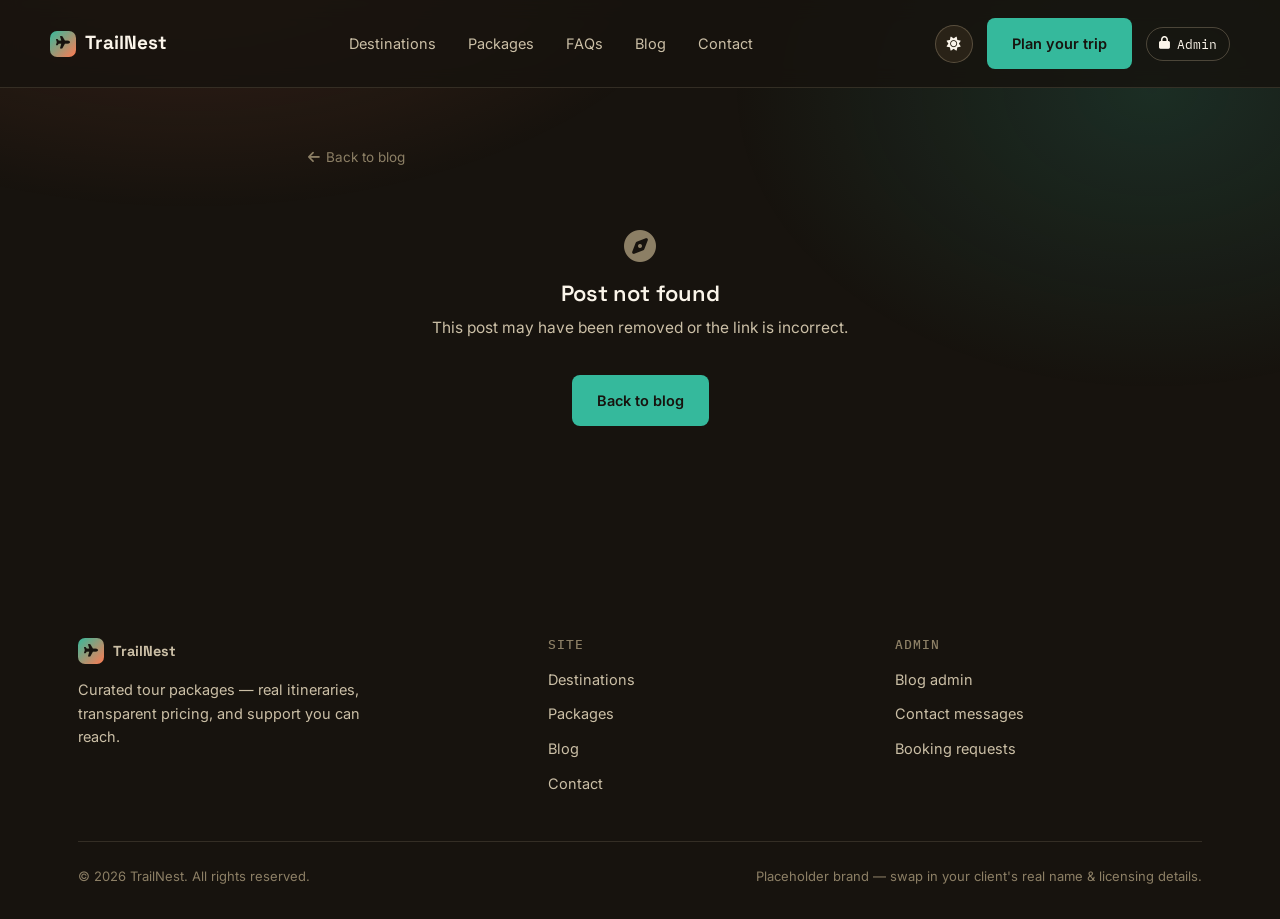
<file: post.html>
<!DOCTYPE html>
<html lang="en-GB">
<head>
<meta charset="UTF-8">
<meta name="viewport" content="width=device-width, initial-scale=1">
<title id="page-title">Blog Post | TrailNest</title>
<link href="https://fonts.googleapis.com/css2?family=Space+Grotesk:wght@500;600;700&family=Inter:wght@400;500;600;700&family=IBM+Plex+Mono:wght@500&display=swap" rel="stylesheet">
<link rel="stylesheet" href="https://cdnjs.cloudflare.com/ajax/libs/font-awesome/6.5.1/css/all.min.css">
<link rel="icon" type="image/svg+xml" href="favicon.svg">
<link rel="stylesheet" href="styles.css">
<script src="theme.js"></script>
<style>
  .post-article { max-width: 720px; margin: 0 auto; }
  .post-article img { width: 100%; border-radius: var(--radius-lg); margin: 24px 0; }
  .post-article table { width: 100%; border-collapse: collapse; margin: 20px 0; }
  .post-article table td, .post-article table th { border: 1px solid var(--line-strong); padding: 10px 14px; font-size: 14px; }
  .post-article ul { list-style: disc; padding-left: 22px; margin: 14px 0; color: var(--fg-dim); }
  .post-article p { color: var(--fg-dim); margin: 14px 0; font-size: 15.5px; line-height: 1.75; }
  .back-link { color: var(--fg-mute); font-size: 13.5px; display: inline-flex; align-items: center; gap: 6px; }
  .back-link:hover { color: var(--fg); }
</style>
</head>
<body>

<header class="site-nav">
  <div class="wrap nav-row">
    <a href="index.html" class="logo"><span class="logo-mark"><i class="fa-solid fa-plane"></i></span>TrailNest</a>
    <nav class="nav-links">
      <a href="index.html#destinations">Destinations</a>
      <a href="index.html#packages">Packages</a>
      <a href="index.html#faqs">FAQs</a>
      <a href="blog.html">Blog</a>
      <a href="contact.html">Contact</a>
    </nav>
    <div class="nav-cta">
      <button class="theme-toggle" data-theme-toggle aria-label="Toggle theme"></button>
      <a href="index.html#packages" class="btn btn-primary">Plan your trip</a>
       <a href="admin.html" class="pill" style="text-decoration: none; color: inherit;">
          <i class="fa-solid fa-lock"></i> Admin</a>
      <button class="nav-burger" onclick="toggleMobileNav()" aria-label="Menu"><i class="fa-solid fa-bars"></i></button>
    </div>
  </div>
  <div class="wrap">
    <div class="nav-mobile-panel" id="mobile-nav">
      <a href="index.html#packages" class="btn btn-primary btn-block" style="margin-bottom:10px;">Plan your trip</a>
       <a href="admin.html" class="pill" style="text-decoration: none; color: inherit;">
          <i class="fa-solid fa-lock"></i> Admin</a>
      <a href="index.html#destinations">Destinations</a>
      <a href="index.html#packages">Packages</a>
      <a href="index.html#faqs">FAQs</a>
      <a href="blog.html">Blog</a>
      <a href="contact.html">Contact</a>
    </div>
  </div>
</header>

<section class="section" style="border-bottom:none; padding-top:56px;">
  <div class="wrap post-article" id="post-article">
    <a href="blog.html" class="back-link"><i class="fa-solid fa-arrow-left"></i> Back to blog</a>

    <div id="post-content" style="margin-top:22px;">
      <!-- filled by JS -->
    </div>

    <div id="not-found" style="display:none; text-align:center; padding:60px 0;">
      <i class="fa-solid fa-compass" style="font-size:32px; color:var(--fg-mute);"></i>
      <h2 style="font-size:22px; margin-top:16px;">Post not found</h2>
      <p style="color:var(--fg-dim); margin-top:8px;">This post may have been removed or the link is incorrect.</p>
      <a href="blog.html" class="btn btn-primary" style="margin-top:20px; display:inline-flex;">Back to blog</a>
    </div>
  </div>
</section>

<footer class="site-footer">
  <div class="wrap">
    <div class="footer-grid">
      <div>
        <a href="index.html" class="logo"><span class="logo-mark"><i class="fa-solid fa-plane"></i></span>TrailNest</a>
        <p style="margin-top:14px;">Curated tour packages — real itineraries, transparent pricing, and support you can reach.</p>
      </div>
      <div>
        <h4>Site</h4>
        <ul>
          <li><a href="index.html#destinations">Destinations</a></li>
          <li><a href="index.html#packages">Packages</a></li>
          <li><a href="blog.html">Blog</a></li>
          <li><a href="contact.html">Contact</a></li>
        </ul>
      </div>
      <div>
        <h4>Admin</h4>
        <ul>
          <li><a href="admin.html">Blog admin</a></li>
          <li><a href="admin-contact.html">Contact messages</a></li>
          <li><a href="admin-bookings.html">Booking requests</a></li>
        </ul>
      </div>
    </div>
    <div class="footer-bottom">
      <span>© 2026 TrailNest. All rights reserved.</span>
      <span>Placeholder brand — swap in your client's real name &amp; licensing details.</span>
    </div>
  </div>
</footer>

<script src="blog-data.js"></script>
<script>
function toggleMobileNav() {
  document.getElementById('mobile-nav').classList.toggle('open');
}

function escapeHtml(str) {
  const div = document.createElement('div');
  div.textContent = str || '';
  return div.innerHTML;
}

// Reads ?id=... from the URL and loads the matching post from storage.
(function () {
  const params = new URLSearchParams(window.location.search);
  const id = params.get('id');
  const post = id ? SVBlog.getPostById(id) : null;

  if (!post) {
    document.getElementById('post-content').style.display = 'none';
    document.getElementById('not-found').style.display = 'block';
    return;
  }

  document.getElementById('page-title').textContent = post.title + ' | TrailNest Blog';

  const content = document.getElementById('post-content');
  content.innerHTML =
    '<span class="post-meta" style="color:var(--fg-mute); font-family:var(--font-mono); font-size:12px;">' + escapeHtml(post.category || 'UPDATE') + ' · ' + escapeHtml(post.date || '') + '</span>' +
    '<h1 style="font-size:clamp(26px,4vw,38px); margin-top:12px;">' + escapeHtml(post.title) + '</h1>' +
    (post.image ? '<img src="' + escapeHtml(post.image) + '" alt="">' : '') +
    '<div id="post-body-html">' + (post.body && post.body.trim() ? post.body : '<p>' + escapeHtml(post.excerpt || '') + '</p>') + '</div>';
})();
</script>

</body>
</html>
</file>
<file: styles.css>
/* ============================================
   TrailNest — Design tokens
   Palette: warm charcoal base, sunset-terracotta
   accent for CTAs, teal accent for "live/available"
   status. Includes a light-mode override block,
   toggled via [data-theme="light"] on <html>.
   ============================================ */
:root {
  --ink-950: #17130E;
  --ink-900: #1E1911;
  --ink-800: #292217;
  --ink-700: #362D1E;
  --ink-600: #473A26;
  --line: rgba(232, 210, 175, 0.14);
  --line-strong: rgba(232, 210, 175, 0.26);

  --fg: #FBF5EA;
  --fg-dim: #CBBFA6;
  --fg-mute: #8C7F65;

  --cyan: #35B99C;
  --cyan-dim: rgba(53, 185, 156, 0.16);
  --amber: #F2A34B;
  --amber-dim: rgba(242, 163, 75, 0.16);
  --coral: #FF7A52;
  --coral-dim: rgba(255, 122, 82, 0.16);

  --radius-sm: 8px;
  --radius-md: 14px;
  --radius-lg: 22px;

  --font-display: "Space Grotesk", "Segoe UI", sans-serif;
  --font-body: "Inter", "Segoe UI", sans-serif;
  --font-mono: "IBM Plex Mono", monospace;
}

/* Light mode — same variable names, warm cream/sand values */
[data-theme="light"] {
  --ink-950: #FBF6EC;
  --ink-900: #FFFFFF;
  --ink-800: #F3EBDA;
  --ink-700: #E9DEC6;
  --ink-600: #DCCDA8;
  --line: rgba(90, 70, 40, 0.12);
  --line-strong: rgba(90, 70, 40, 0.22);

  --fg: #2A2117;
  --fg-dim: #5C4E38;
  --fg-mute: #8A7A5C;

  --cyan: #1E9A80;
  --cyan-dim: rgba(30, 154, 128, 0.12);
  --amber: #C97A1F;
  --amber-dim: rgba(201, 122, 31, 0.12);
  --coral: #E85B34;
  --coral-dim: rgba(232, 91, 52, 0.12);
}

* { box-sizing: border-box; margin: 0; padding: 0; }

html { scroll-behavior: smooth; }

body {
  background: var(--ink-950);
  color: var(--fg);
  transition: background 0.2s ease, color 0.2s ease;
  font-family: var(--font-body);
  line-height: 1.6;
  -webkit-font-smoothing: antialiased;
}

body::before {
  content: "";
  position: fixed;
  inset: 0;
  background:
    radial-gradient(ellipse 900px 500px at 15% -10%, var(--coral-dim), transparent 60%),
    radial-gradient(ellipse 700px 500px at 90% 10%, var(--cyan-dim), transparent 60%);
  pointer-events: none;
  z-index: 0;
}

a { color: inherit; text-decoration: none; }
img { max-width: 100%; display: block; }
ul { list-style: none; }

.wrap {
  max-width: 1180px;
  margin: 0 auto;
  padding: 0 28px;
  position: relative;
  z-index: 1;
}

/* Focus visibility */
a:focus-visible, button:focus-visible, input:focus-visible, textarea:focus-visible {
  outline: 2px solid var(--cyan);
  outline-offset: 3px;
}

@media (prefers-reduced-motion: reduce) {
  * { animation-duration: 0.001ms !important; transition-duration: 0.001ms !important; }
}

/* ---------- Typography ---------- */
h1, h2, h3, h4 {
  font-family: var(--font-display);
  font-weight: 600;
  letter-spacing: -0.01em;
  line-height: 1.12;
}

.eyebrow {
  font-family: var(--font-mono);
  font-size: 12.5px;
  letter-spacing: 0.14em;
  text-transform: uppercase;
  color: var(--cyan);
  display: inline-flex;
  align-items: center;
  gap: 8px;
}
.eyebrow::before {
  content: "";
  width: 6px; height: 6px;
  border-radius: 50%;
  background: var(--cyan);
  box-shadow: 0 0 8px var(--cyan);
}

.section {
  padding: 96px 0;
  border-bottom: 1px solid var(--line);
  position: relative;
  z-index: 1;
}
.section-head {
  max-width: 640px;
  margin-bottom: 48px;
}
.section-head h2 {
  font-size: clamp(28px, 3.4vw, 40px);
  margin-top: 14px;
}
.section-head p {
  color: var(--fg-dim);
  margin-top: 14px;
  font-size: 16.5px;
}

/* ---------- Buttons ---------- */
.btn {
  display: inline-flex;
  align-items: center;
  gap: 8px;
  padding: 13px 24px;
  border-radius: var(--radius-sm);
  font-weight: 600;
  font-size: 14.5px;
  border: 1px solid transparent;
  cursor: pointer;
  transition: transform 0.15s ease, background 0.15s ease, border-color 0.15s ease;
  font-family: var(--font-body);
}
.btn:hover { transform: translateY(-1px); }
.btn-primary {
  background: var(--cyan);
  color: var(--ink-950);
}
.btn-primary:hover { filter: brightness(1.12); }
.btn-ghost {
  background: transparent;
  border-color: var(--line-strong);
  color: var(--fg);
}
.btn-ghost:hover { border-color: var(--cyan); color: var(--cyan); }
.btn-block { width: 100%; justify-content: center; }

/* ---------- Nav ---------- */
header.site-nav {
  position: sticky;
  top: 0;
  z-index: 50;
  background: color-mix(in srgb, var(--ink-950) 82%, transparent);
  backdrop-filter: blur(10px);
  border-bottom: 1px solid var(--line);
}
.nav-row {
  display: flex;
  align-items: center;
  justify-content: space-between;
  padding: 18px 0;
}
.logo {
  font-family: var(--font-display);
  font-weight: 700;
  font-size: 19px;
  display: flex;
  align-items: center;
  gap: 9px;
}
.logo-mark {
  width: 26px; height: 26px;
  border-radius: 7px;
  background: linear-gradient(135deg, var(--cyan), var(--coral));
  position: relative;
  flex-shrink: 0;
  display: flex;
  align-items: center;
  justify-content: center;
  color: var(--ink-950);
  font-size: 12.5px;
}
.nav-links {
  display: flex;
  gap: 32px;
  align-items: center;
  font-size: 14.5px;
  color: var(--fg-dim);
}
.nav-links a:hover { color: var(--fg); }
.nav-cta { display: flex; align-items: center; gap: 14px; }

/* Hamburger toggle — hidden on desktop, shown on mobile */
.nav-burger {
  display: none;
  background: none;
  border: 1px solid var(--line-strong);
  border-radius: 8px;
  width: 40px; height: 40px;
  color: var(--fg);
  font-size: 17px;
  cursor: pointer;
  align-items: center;
  justify-content: center;
}

/* Mobile dropdown panel (built from the same links as .nav-links) */
.nav-mobile-panel {
  display: none;
  flex-direction: column;
  gap: 2px;
  padding: 10px 0 18px;
  border-top: 1px solid var(--line);
}
.nav-mobile-panel a {
  padding: 12px 4px;
  font-size: 15px;
  color: var(--fg-dim);
  border-bottom: 1px solid var(--line);
}
.nav-mobile-panel a:last-child { border-bottom: none; }
.nav-mobile-panel a:hover { color: var(--fg); }
.nav-mobile-panel.open { display: flex; }

@media (max-width: 860px) {
  .nav-links { display: none; }
  .nav-burger { display: flex; }
  .nav-cta .btn { padding: 10px 16px; font-size: 13.5px; }
}

/* Theme toggle */
.theme-toggle {
  background: var(--ink-800);
  border: 1px solid var(--line-strong);
  color: var(--fg);
  width: 38px; height: 38px;
  border-radius: 50%;
  cursor: pointer;
  display: flex; align-items: center; justify-content: center;
  font-size: 14px;
  flex-shrink: 0;
}
.theme-toggle:hover { border-color: var(--cyan); color: var(--cyan); }

/* ---------- Footer ---------- */
footer.site-footer {
  padding: 56px 0 32px;
  position: relative;
  z-index: 1;
}
.footer-grid {
  display: grid;
  grid-template-columns: 1.4fr 1fr 1fr;
  gap: 40px;
  padding-bottom: 36px;
}
.footer-grid h4 {
  font-size: 13px;
  text-transform: uppercase;
  letter-spacing: 0.08em;
  color: var(--fg-mute);
  margin-bottom: 14px;
  font-family: var(--font-mono);
  font-weight: 500;
}
.footer-grid p { color: var(--fg-dim); font-size: 14.5px; max-width: 320px; }
.footer-grid li { margin-bottom: 9px; }
.footer-grid a { color: var(--fg-dim); font-size: 14.5px; }
.footer-grid a:hover { color: var(--cyan); }
.footer-bottom {
  border-top: 1px solid var(--line);
  padding-top: 24px;
  display: flex;
  justify-content: space-between;
  color: var(--fg-mute);
  font-size: 13px;
  flex-wrap: wrap;
  gap: 10px;
}

@media (max-width: 720px) {
  .footer-grid { grid-template-columns: 1fr; }
}

/* ---------- Utility ---------- */
.pill {
  display: inline-flex;
  align-items: center;
  gap: 7px;
  padding: 6px 12px;
  border-radius: 100px;
  border: 1px solid var(--line-strong);
  font-size: 12.5px;
  color: var(--fg-dim);
  font-family: var(--font-mono);
}
.container-narrow { max-width: 760px; margin: 0 auto; }

/* ---------- Stat bar ---------- */
.stat-bar {
  display: grid;
  grid-template-columns: repeat(4, 1fr);
  background: var(--ink-900);
  border: 1px solid var(--line);
  border-radius: var(--radius-lg);
  padding: 30px 10px;
}
.stat-item { text-align: center; border-right: 1px solid var(--line); padding: 0 12px; }
.stat-item:last-child { border-right: none; }
.stat-icon {
  width: 40px; height: 40px;
  border-radius: 50%;
  background: var(--ink-800);
  display: flex; align-items: center; justify-content: center;
  margin: 0 auto 12px;
  font-size: 17px;
}
.stat-value { font-family: var(--font-display); font-size: 26px; }
.stat-label { font-size: 13px; margin-top: 4px; }
.stat-sub { font-size: 12px; color: var(--fg-mute); margin-top: 2px; }
@media (max-width: 760px) {
  .stat-bar { grid-template-columns: repeat(2, 1fr); row-gap: 26px; }
  .stat-item:nth-child(2) { border-right: none; }
}

/* ---------- Infra status panel ---------- */
.infra-summary {
  display: flex;
  gap: 34px;
  background: var(--ink-900);
  border: 1px solid var(--line);
  border-radius: var(--radius-md);
  padding: 20px 26px;
  flex-wrap: wrap;
}
.infra-summary .stat-value { font-size: 20px; }
.node-grid {
  display: grid;
  grid-template-columns: repeat(4, 1fr);
  gap: 18px;
  margin-top: 24px;
}
@media (max-width: 900px) { .node-grid { grid-template-columns: repeat(2, 1fr); } }
.node-card {
  background: var(--ink-900);
  border: 1px solid var(--line);
  border-radius: var(--radius-md);
  padding: 18px;
}
.node-status {
  display: inline-flex; align-items: center; gap: 6px;
  font-size: 11.5px; color: #4ADE80; font-family: var(--font-mono);
}
.node-status::before { content:""; width:6px; height:6px; border-radius:50%; background:#4ADE80; }
.node-metric { display: flex; justify-content: space-between; font-size: 13px; color: var(--fg-dim); margin-top: 8px; }
.node-metric b { color: var(--fg); font-weight: 600; }

/* ---------- Comparison table ---------- */
.compare-table { width: 100%; border-collapse: collapse; background: var(--ink-900); border: 1px solid var(--line); border-radius: var(--radius-lg); overflow: hidden; }
.compare-table th, .compare-table td { padding: 16px 20px; text-align: left; font-size: 14.5px; border-bottom: 1px solid var(--line); }
.compare-table th { font-family: var(--font-mono); font-size: 12px; text-transform: uppercase; letter-spacing: 0.06em; color: var(--fg-mute); background: var(--ink-800); }
.compare-table td.good { color: var(--cyan); font-weight: 600; }
.compare-table td.bad { color: var(--fg-mute); }
.compare-table tr:last-child td { border-bottom: none; }

/* ---------- Device marquee ---------- */
.marquee-wrap { overflow: hidden; position: relative; -webkit-mask-image: linear-gradient(90deg, transparent, #000 8%, #000 92%, transparent); mask-image: linear-gradient(90deg, transparent, #000 8%, #000 92%, transparent); }
.marquee-track { display: flex; gap: 16px; width: max-content; animation: marquee-scroll 32s linear infinite; }
@keyframes marquee-scroll { from { transform: translateX(0); } to { transform: translateX(-50%); } }
.device-chip {
  display: flex; align-items: center; gap: 10px;
  background: var(--ink-900); border: 1px solid var(--line);
  border-radius: var(--radius-sm); padding: 12px 18px;
  white-space: nowrap; flex-shrink: 0;
}
.device-chip .device-name { font-size: 13.5px; font-weight: 600; }
.device-chip .device-sub { font-size: 11.5px; color: var(--fg-mute); }

/* ---------- FAQ accordion ---------- */
.faq-item { border-bottom: 1px solid var(--line); }
.faq-q {
  width: 100%;
  display: flex; justify-content: space-between; align-items: center;
  background: none; border: none; color: var(--fg);
  font-family: var(--font-body); font-size: 16px; font-weight: 600;
  padding: 18px 4px; cursor: pointer; text-align: left;
}
.faq-q .chev { transition: transform 0.2s ease; color: var(--cyan); font-size: 18px; flex-shrink: 0; margin-left: 14px; }
.faq-item.open .faq-q .chev { transform: rotate(45deg); }
.faq-a { max-height: 0; overflow: hidden; transition: max-height 0.25s ease; }
.faq-a-inner { padding: 0 4px 18px; color: var(--fg-dim); font-size: 14.5px; }

/* ---------- Post modal ---------- */
.modal-backdrop {
  position: fixed; inset: 0; background: rgba(6,9,18,0.72);
  display: none; align-items: flex-start; justify-content: center;
  padding: 60px 20px; z-index: 100; overflow-y: auto;
}
.modal-backdrop.open { display: flex; }
.modal-box {
  background: var(--ink-900); border: 1px solid var(--line);
  border-radius: var(--radius-lg); max-width: 720px; width: 100%;
  padding: 34px; position: relative;
}
.modal-close {
  position: absolute; top: 20px; right: 20px;
  background: var(--ink-800); border: 1px solid var(--line-strong);
  color: var(--fg); width: 32px; height: 32px; border-radius: 50%;
  cursor: pointer; font-size: 16px;
}
.modal-box img { border-radius: var(--radius-md); margin: 14px 0; }
.modal-box table { width: 100%; border-collapse: collapse; margin: 14px 0; }
.modal-box table td, .modal-box table th { border: 1px solid var(--line-strong); padding: 8px 12px; font-size: 13.5px; }
.modal-box ul { list-style: disc; padding-left: 22px; margin: 10px 0; color: var(--fg-dim); }
.modal-box p { color: var(--fg-dim); margin: 10px 0; font-size: 15px; }

/* ---------- Rich editor (admin) ---------- */
.rte-toolbar { display: flex; gap: 6px; flex-wrap: wrap; margin-bottom: 8px; }
.rte-btn {
  background: var(--ink-800); border: 1px solid var(--line-strong);
  color: var(--fg-dim); font-size: 12.5px; padding: 7px 11px;
  border-radius: 6px; cursor: pointer; font-family: var(--font-mono);
}
.rte-btn:hover { color: var(--fg); border-color: var(--cyan); }
.rte-editor {
  min-height: 160px;
  background: var(--ink-800); border: 1px solid var(--line-strong);
  border-radius: var(--radius-sm); padding: 12px 14px;
  font-size: 14.5px; color: var(--fg); margin-bottom: 18px;
  overflow-y: auto;
}
.rte-editor:focus { outline: 2px solid var(--cyan); outline-offset: 2px; }
.rte-editor img { max-width: 100%; border-radius: 6px; margin: 8px 0; }
.rte-editor table { border-collapse: collapse; margin: 8px 0; width: 100%; }
.rte-editor table td { border: 1px solid var(--line-strong); padding: 6px 9px; font-size: 13px; }
.rte-editor ul { list-style: disc; padding-left: 20px; }

/* Payment method radio options */
.pay-option {
  display: flex;
  align-items: center;
  gap: 10px;
  padding: 12px 14px;
  border: 1px solid var(--line-strong);
  border-radius: var(--radius-sm);
  cursor: pointer;
  font-size: 14px;
  color: var(--fg-dim);
  transition: border-color 0.15s ease, background 0.15s ease;
}
.pay-option:has(input:checked) {
  border-color: var(--cyan);
  background: var(--cyan-dim);
  color: var(--fg);
}
.pay-option input[type="radio"] {
  width: 16px; height: 16px;
  accent-color: var(--cyan);
  flex-shrink: 0;
}

/* ---------- Extra mobile responsiveness ---------- */
.hero-grid {
  display: grid;
  grid-template-columns: 1.1fr 0.9fr;
  gap: 56px;
  align-items: center;
}

/* Animated plane flying across the hero banner */
.hero-plane-wrap {
  position: absolute;
  inset: 0;
  overflow: hidden;
  pointer-events: none;
  z-index: 0;
}
.hero-plane {
  position: absolute;
  left: -8%;
  top: 18%;
  font-size: 22px;
  color: var(--cyan);
  opacity: 0;
  animation: fly-across 16s ease-in-out infinite;
  filter: drop-shadow(0 4px 10px rgba(0,0,0,0.25));
}
.hero-plane.delay {
  top: 62%;
  font-size: 15px;
  color: var(--coral);
  animation-duration: 20s;
  animation-delay: 6s;
}
@keyframes fly-across {
  0%   { left: -8%; transform: translateY(0) rotate(6deg); opacity: 0; }
  8%   { opacity: 0.9; }
  50%  { left: 50%; transform: translateY(-26px) rotate(3deg); }
  92%  { opacity: 0.9; }
  100% { left: 108%; transform: translateY(-4px) rotate(8deg); opacity: 0; }
}
@media (prefers-reduced-motion: reduce) {
  .hero-plane { animation: none; opacity: 0.6; left: 20%; }
}

@media (max-width: 900px) {
  .hero-grid { grid-template-columns: 1fr; gap: 36px; }
}

@media (max-width: 860px) {
  .section { padding: 56px 0; }
  h1 { font-size: clamp(28px, 8vw, 38px) !important; }
  .nav-cta .btn-primary { display: none; } /* CTA moves into the mobile panel instead */
}

@media (max-width: 600px) {
  .wrap { padding: 0 18px; }
  .section { padding: 44px 0; }
  .stat-bar { grid-template-columns: 1fr 1fr; padding: 22px 14px; }
  .stat-item { border-right: none; padding: 10px 4px; }
  .node-grid { grid-template-columns: 1fr; }
  .compare-table th, .compare-table td { padding: 12px 14px; font-size: 13.5px; }
  .modal-backdrop { padding: 24px 12px; align-items: center; }
  .modal-box { padding: 22px; max-width: 100%; }
  .modal-close { top: 14px; right: 14px; }
  .contact-card, .admin-card { padding: 20px; }
  .footer-bottom { flex-direction: column; align-items: flex-start; gap: 6px; }
  .logo { font-size: 17px; }
  .btn { padding: 12px 18px; font-size: 14px; }
}

@media (max-width: 400px) {
  .stat-bar { grid-template-columns: 1fr; }
  .device-chip { padding: 10px 14px; }
}

@media (max-width: 760px) {
  .compare-table-wrap { overflow-x: auto; -webkit-overflow-scrolling: touch; }
  .compare-table { min-width: 560px; }
}

/* Reusable responsive grids, used in place of inline 3-col grids */
.grid-3 { display: grid; grid-template-columns: repeat(3, 1fr); gap: 24px; }
.grid-2 { display: grid; grid-template-columns: repeat(2, 1fr); gap: 24px; }
@media (max-width: 860px) {
  .grid-3 { grid-template-columns: repeat(2, 1fr); }
}
@media (max-width: 600px) {
  .grid-3, .grid-2 { grid-template-columns: 1fr; }
}
</file>
